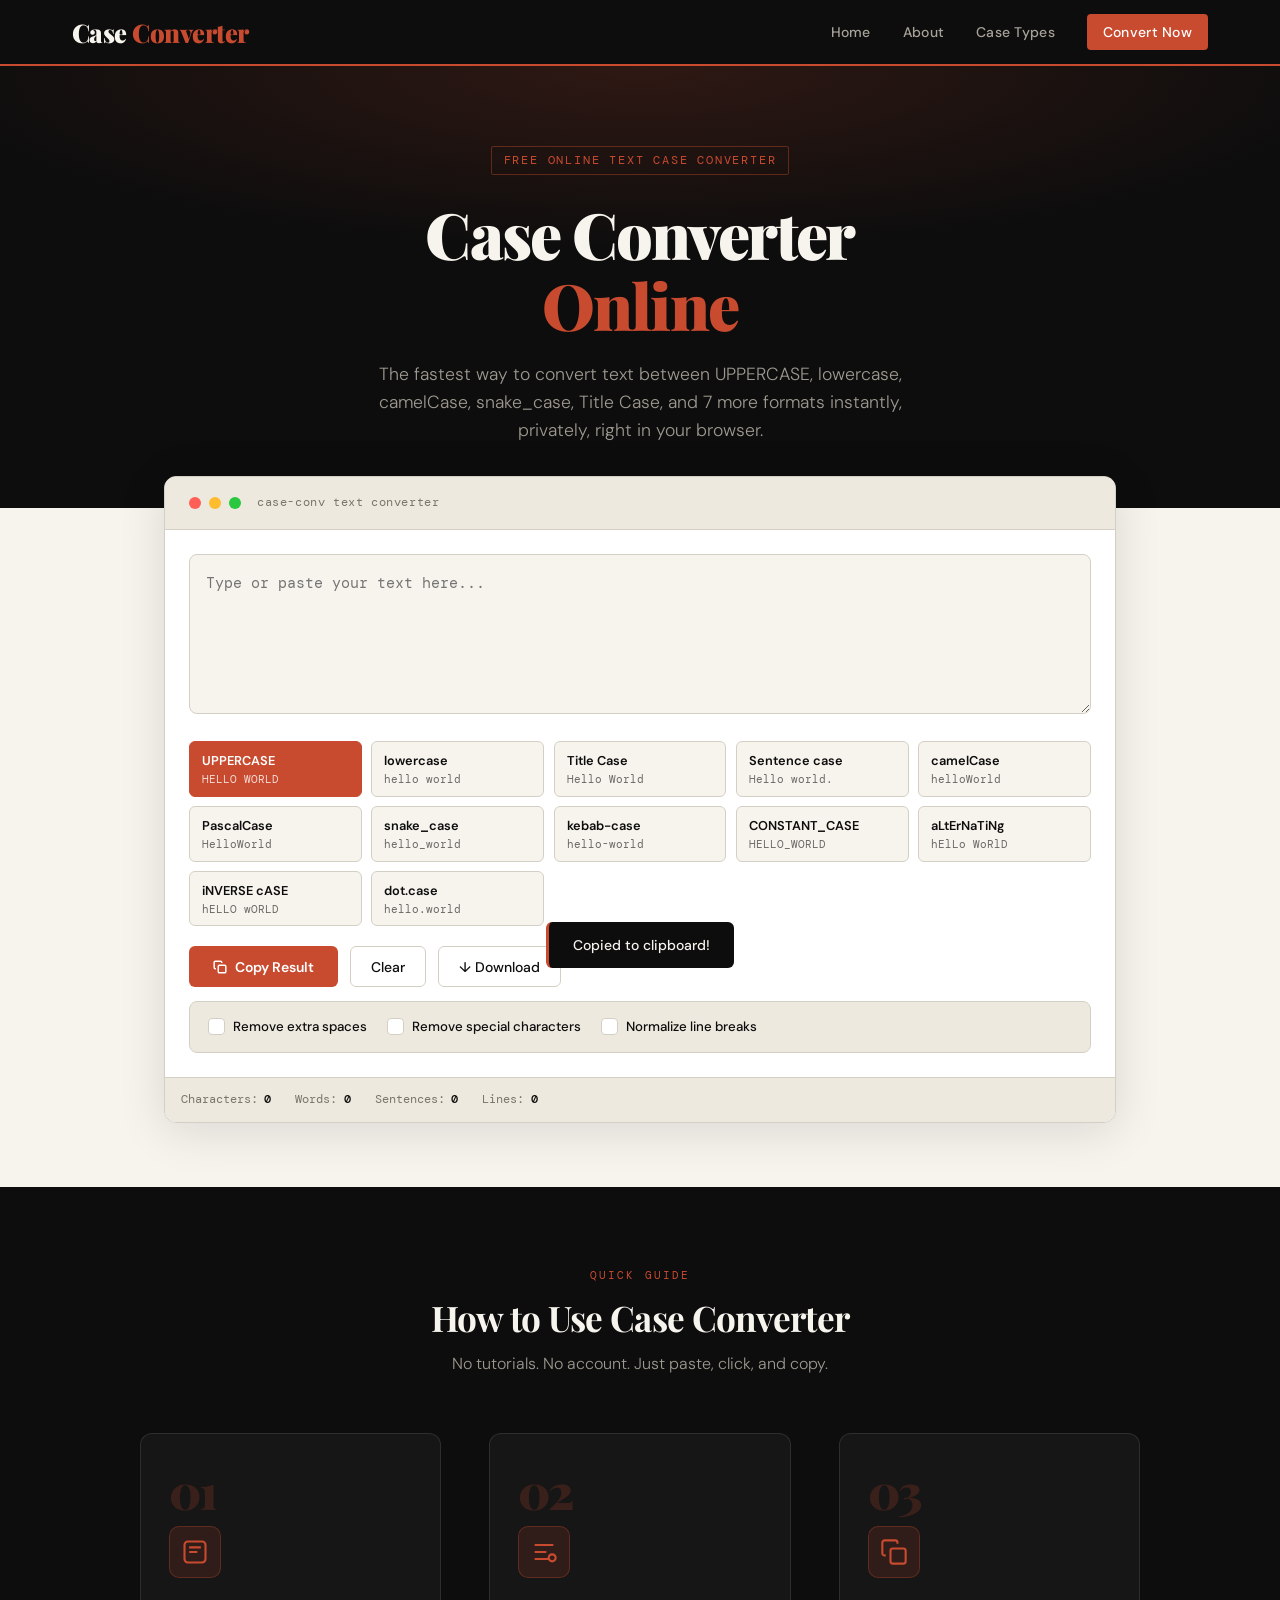
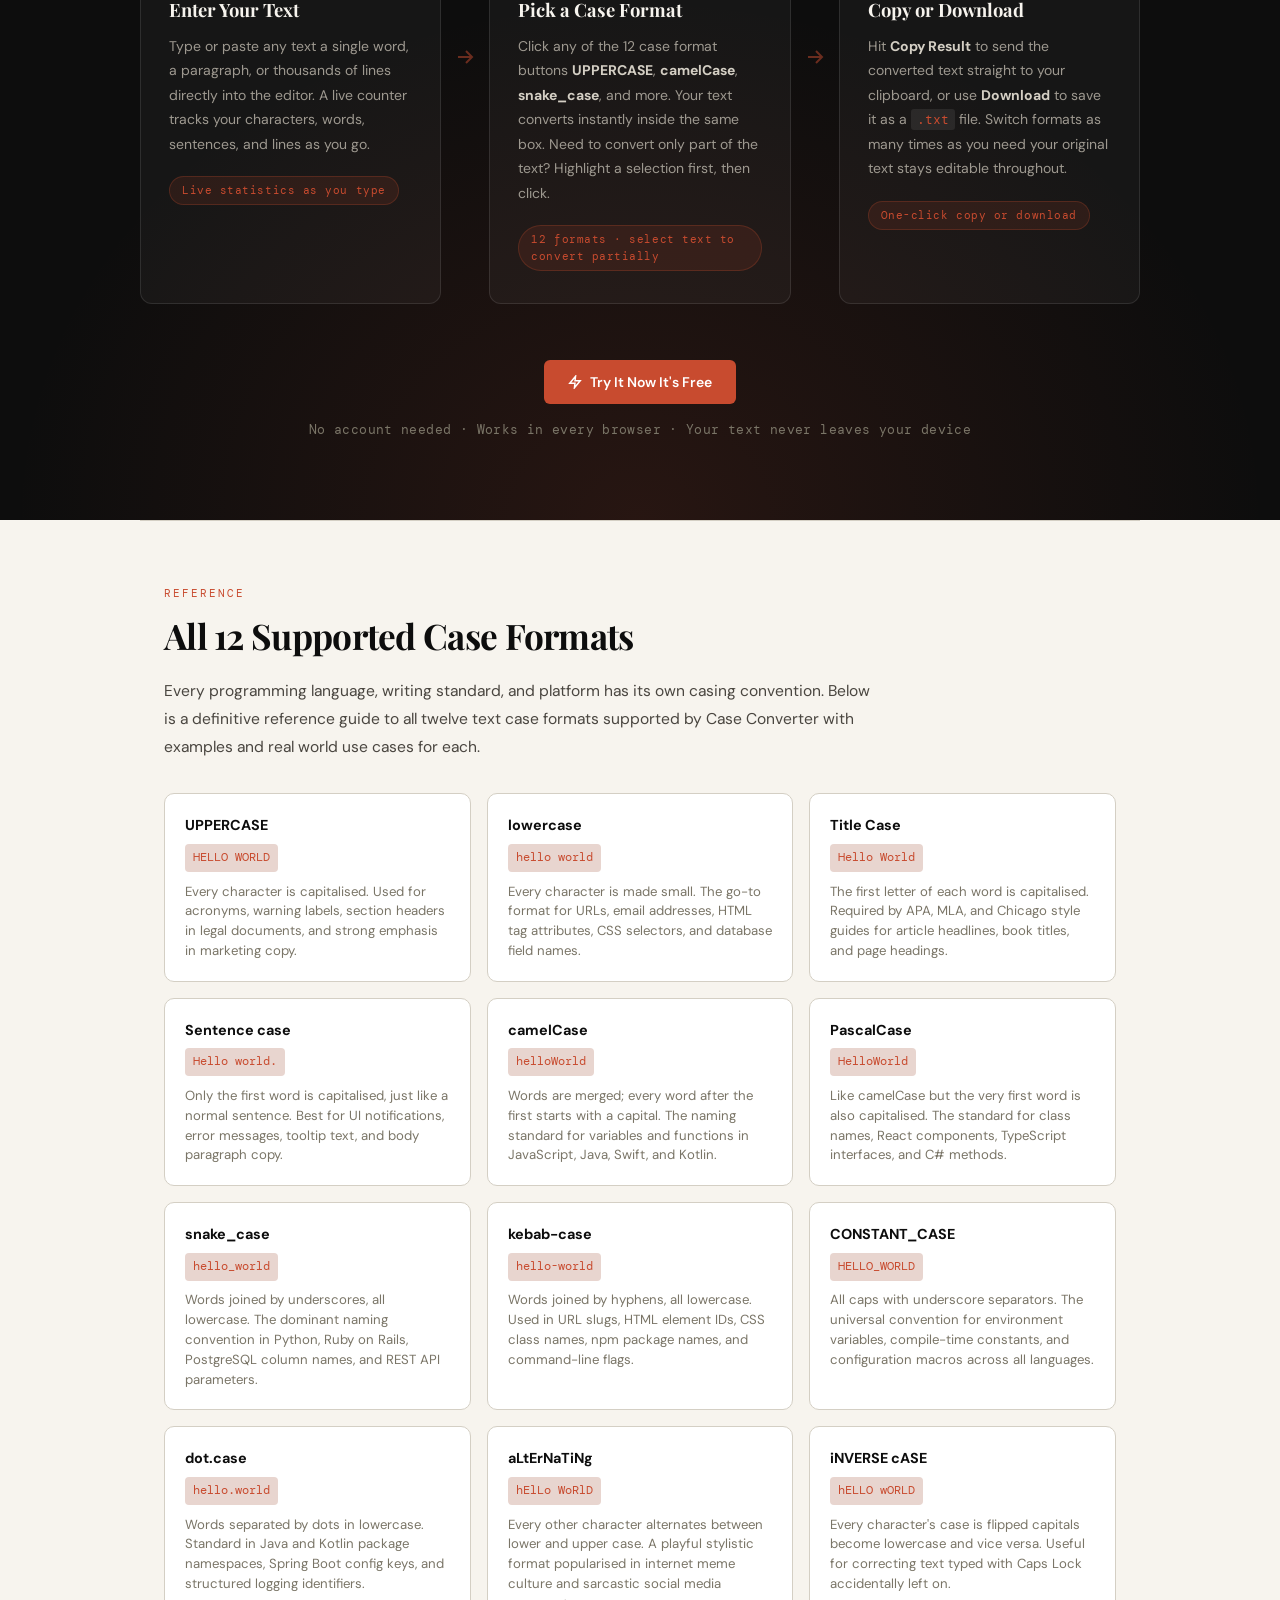
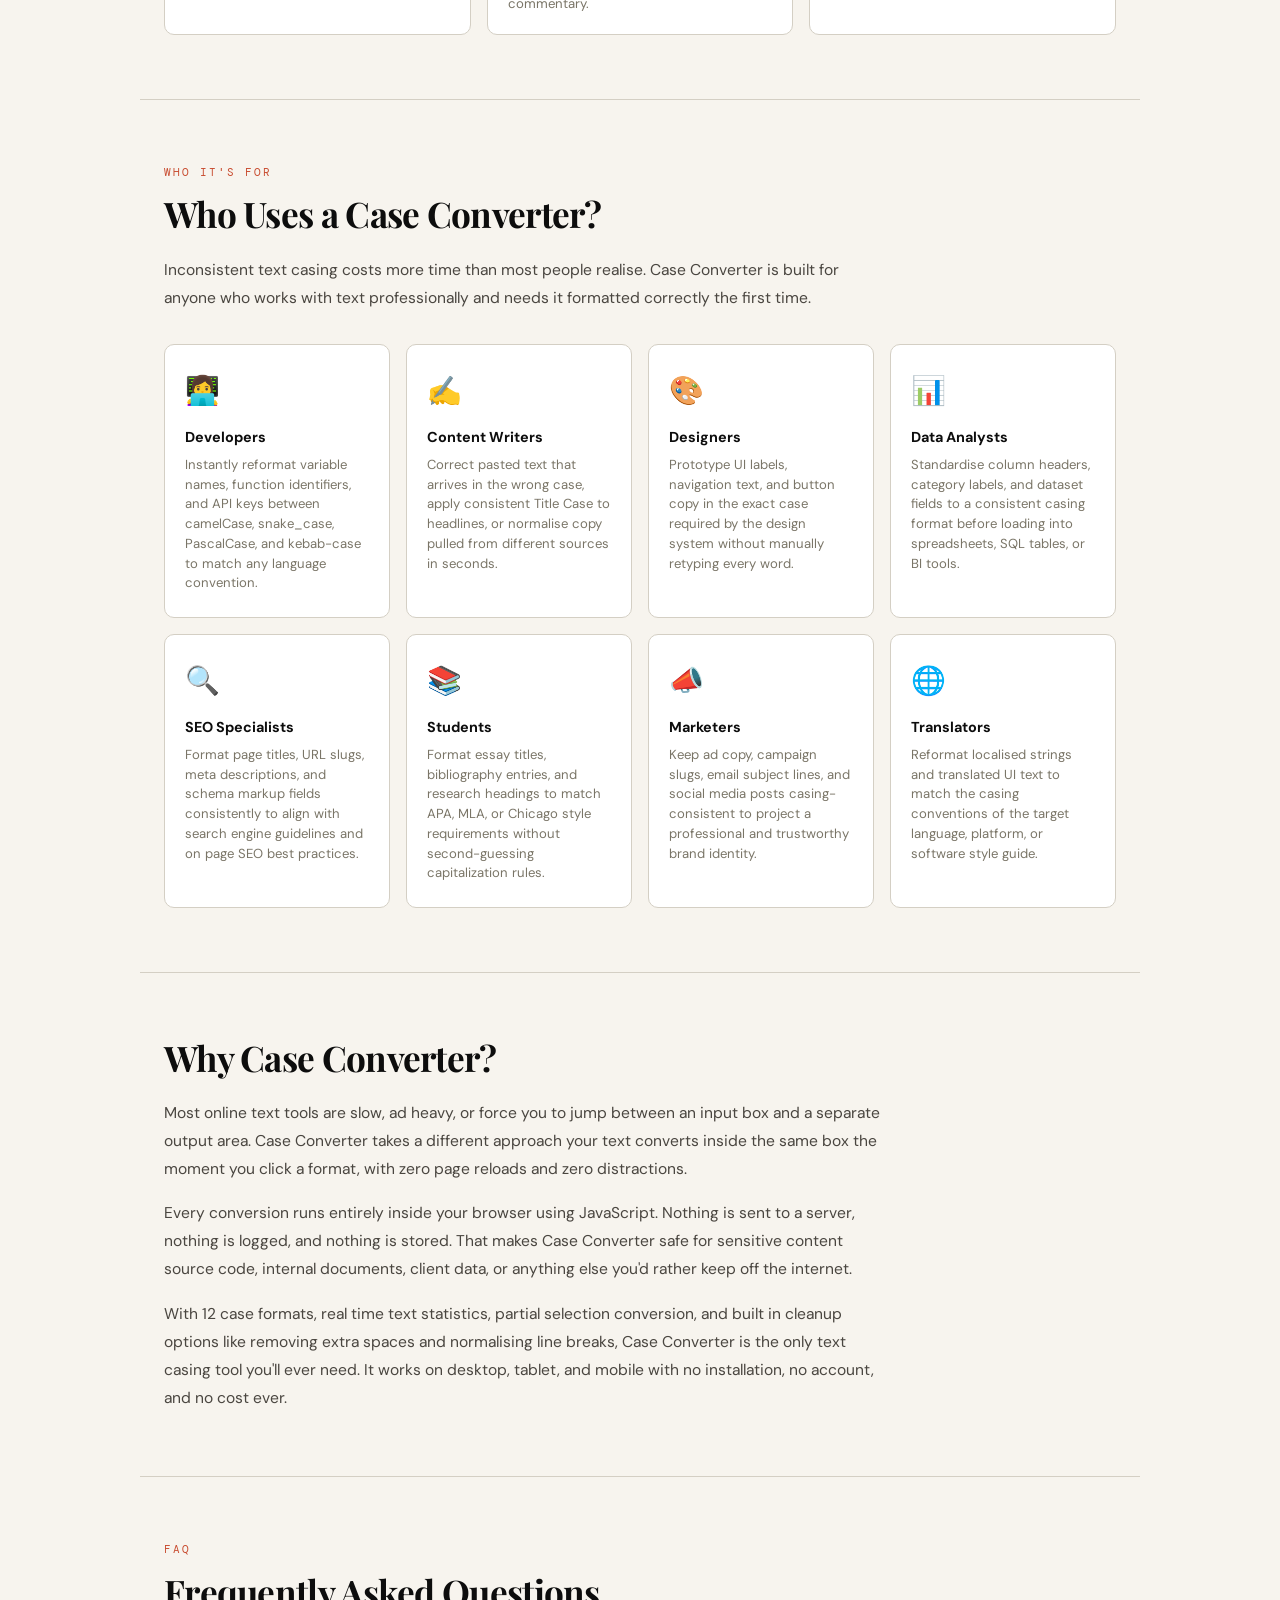
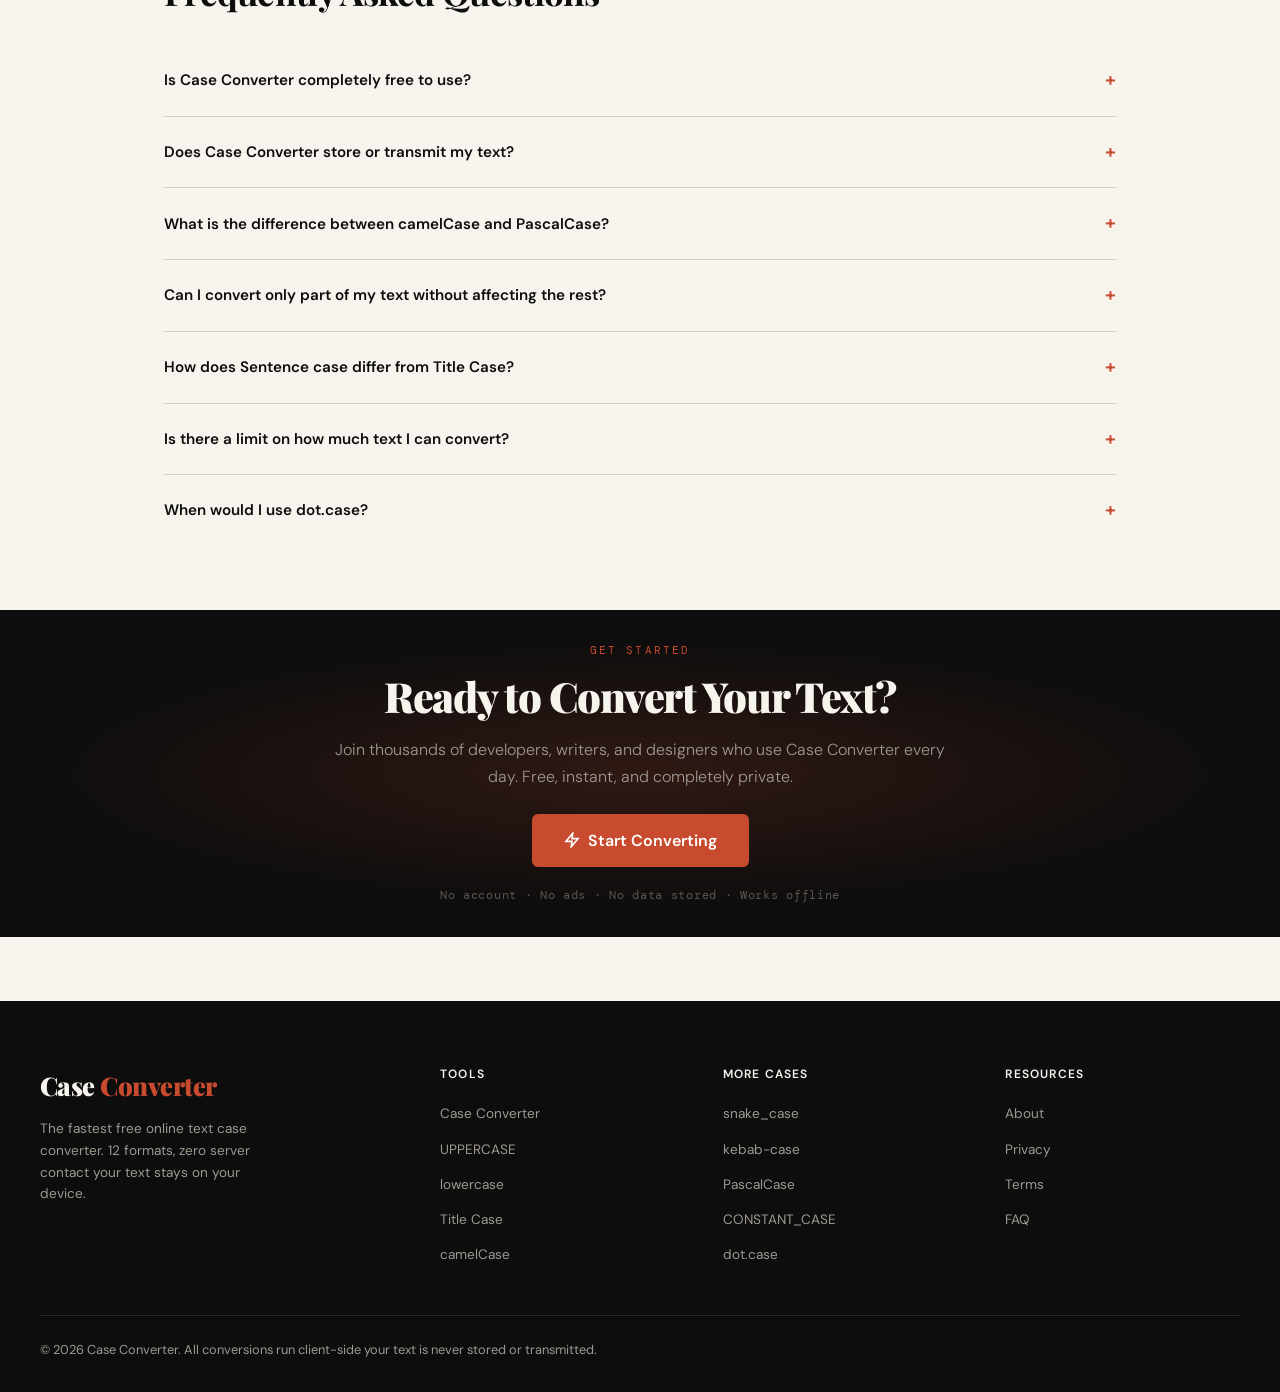
<file: index.html>
<!DOCTYPE html>
<html lang="en">
<head>
<meta charset="UTF-8">
<meta name="viewport" content="width=device-width, initial-scale=1.0">
<title>Case Converter | Change Text Case Online</title>
<meta name="description" content="Free online Case Converter to change text into uppercase, lowercase, title case, sentence case, camelCase, and more. No signup, instant results.">
<meta name="robots" content="index, follow">
<link rel="canonical" href="https://caseconv.co/">
<link rel="icon" type="image/svg+xml" href="/favicon.svg">
<link rel="icon" type="image/x-icon" href="/favicon.ico">
<link rel="preconnect" href="https://fonts.googleapis.com">
<link href="https://fonts.googleapis.com/css2?family=Playfair+Display:wght@700;900&family=DM+Mono:wght@400;500&family=DM+Sans:wght@300;400;500;600&display=swap" rel="stylesheet">
<link rel="stylesheet" href="styles.css">
</head>
<body>

<!-- ══ HEADER ══ -->
<header>
  <div class="header-inner">
    <a href="https://caseconv.co/" class="logo">Case <span>Converter</span></a>
    <nav>
      <a href="#tool">Home</a>
      <a href="about.html">About</a>
      <a href="#cases">Case Types</a>
      <a href="#tool" class="nav-cta">Convert Now</a>
    </nav>
    <button class="mobile-menu-toggle" id="mobileMenuToggle" onclick="toggleMobileMenu(event)" aria-label="Toggle menu">
      <span></span>
      <span></span>
      <span></span>
    </button>
  </div>
  <nav class="mobile-nav" id="mobileNav">
    <a href="#tool" onclick="closeMobileMenu()">Home</a>
    <a href="about.html" onclick="closeMobileMenu()">About</a>
    <a href="#cases" onclick="closeMobileMenu()">Case Types</a>
    <a href="#tool" class="nav-cta" onclick="closeMobileMenu()">Convert Now</a>
  </nav>
</header>

<!-- ══ HERO ══ -->
<section class="hero">
  <div class="fade-up">
    <span class="hero-label">Free Online Text Case Converter</span>
    <h1>Case Converter<br><em>Online</em></h1>
    <p>The fastest way to convert text between UPPERCASE, lowercase, camelCase, snake_case, Title Case, and 7 more formats instantly, privately, right in your browser.</p>
  </div>
</section>

<!-- ══ TOOL ══ -->
<section class="tool-section" id="tool">
  <div class="tool-card fade-up delay-1">
    <div class="tool-card-header">
      <span class="dot dot-r"></span>
      <span class="dot dot-y"></span>
      <span class="dot dot-g"></span>
      <span class="tool-card-title">case-conv text converter</span>
    </div>
    <div class="tool-body">
      <textarea id="inputText" placeholder="Type or paste your text here..." oninput="onTextInput();"></textarea>

      <div class="case-grid">
        <button class="case-btn active" onclick="selectCase(this,'uppercase')">UPPERCASE<span class="case-btn-example">HELLO WORLD</span></button>
        <button class="case-btn" onclick="selectCase(this,'lowercase')">lowercase<span class="case-btn-example">hello world</span></button>
        <button class="case-btn" onclick="selectCase(this,'titlecase')">Title Case<span class="case-btn-example">Hello World</span></button>
        <button class="case-btn" onclick="selectCase(this,'sentencecase')">Sentence case<span class="case-btn-example">Hello world.</span></button>
        <button class="case-btn" onclick="selectCase(this,'camelcase')">camelCase<span class="case-btn-example">helloWorld</span></button>
        <button class="case-btn" onclick="selectCase(this,'pascalcase')">PascalCase<span class="case-btn-example">HelloWorld</span></button>
        <button class="case-btn" onclick="selectCase(this,'snakecase')">snake_case<span class="case-btn-example">hello_world</span></button>
        <button class="case-btn" onclick="selectCase(this,'kebabcase')">kebab-case<span class="case-btn-example">hello-world</span></button>
        <button class="case-btn" onclick="selectCase(this,'constantcase')">CONSTANT_CASE<span class="case-btn-example">HELLO_WORLD</span></button>
        <button class="case-btn" onclick="selectCase(this,'alternating')">aLtErNaTiNg<span class="case-btn-example">hElLo WoRlD</span></button>
        <button class="case-btn" onclick="selectCase(this,'inverse')">iNVERSE cASE<span class="case-btn-example">hELLO wORLD</span></button>
        <button class="case-btn" onclick="selectCase(this,'dotcase')">dot.case<span class="case-btn-example">hello.world</span></button>
      </div>

      <div class="action-bar">
        <button class="btn-primary" onclick="copyOutput()">
          <svg width="14" height="14" viewBox="0 0 24 24" fill="none" stroke="currentColor" stroke-width="2.5"><rect x="9" y="9" width="13" height="13" rx="2"/><path d="M5 15H4a2 2 0 0 1-2-2V4a2 2 0 0 1 2-2h9a2 2 0 0 1 2 2v1"/></svg>
          Copy Result
        </button>
        <button class="btn-secondary" onclick="clearAll()">Clear</button>
        <button class="btn-secondary" onclick="downloadText()">↓ Download</button>
      </div>

      <!-- ── Preserve / Remove Options ── -->
      <div class="preserve-bar">

        <label class="preserve-option">
          <input type="checkbox" id="optSpaces" onchange="applyOptions()">
          <span class="preserve-check-box"></span>
          Remove extra spaces
        </label>
        <label class="preserve-option">
          <input type="checkbox" id="optSpecial" onchange="applyOptions()">
          <span class="preserve-check-box"></span>
          Remove special characters
        </label>
        <label class="preserve-option">
          <input type="checkbox" id="optLineBreaks" onchange="applyOptions()">
          <span class="preserve-check-box"></span>
          Normalize line breaks
        </label>
      </div>
    </div>

    <div class="stats-bar" id="statsBar">
      <span class="stat">Characters: <span class="stat-val" id="charCount">0</span></span>
      <span class="stat">Words: <span class="stat-val" id="wordCount">0</span></span>
      <span class="stat">Sentences: <span class="stat-val" id="sentCount">0</span></span>
      <span class="stat">Lines: <span class="stat-val" id="lineCount">0</span></span>
    </div>
  </div>
</section>


<!-- ══ HOW TO USE ══ -->
<section class="how-to-section">
  <div class="how-to-inner">
    <div class="how-to-header">
      <span class="section-tag">Quick Guide</span>
      <h2 class="section-title">How to Use Case Converter</h2>
      <p class="how-to-subtitle">No tutorials. No account. Just paste, click, and copy.</p>
    </div>
    <div class="steps-grid">
      <div class="step-card">
        <div class="step-number">01</div>
        <div class="step-icon">
          <svg width="28" height="28" viewBox="0 0 24 24" fill="none" stroke="currentColor" stroke-width="1.8"><rect x="3" y="3" width="18" height="18" rx="3"/><path d="M7 8h10M7 12h7"/></svg>
        </div>
        <h3 class="step-title">Enter Your Text</h3>
        <p class="step-desc">Type or paste any text a single word, a paragraph, or thousands of lines directly into the editor. A live counter tracks your characters, words, sentences, and lines as you go.</p>
        <div class="step-pill">Live statistics as you type</div>
      </div>
      <div class="step-connector" aria-hidden="true">
        <svg width="24" height="24" viewBox="0 0 24 24" fill="none" stroke="currentColor" stroke-width="2"><path d="M5 12h14M13 6l6 6-6 6"/></svg>
      </div>
      <div class="step-card">
        <div class="step-number">02</div>
        <div class="step-icon">
          <svg width="28" height="28" viewBox="0 0 24 24" fill="none" stroke="currentColor" stroke-width="1.8"><path d="M4 6h16M4 12h10M4 18h12"/><circle cx="19" cy="17" r="3"/></svg>
        </div>
        <h3 class="step-title">Pick a Case Format</h3>
        <p class="step-desc">Click any of the 12 case format buttons <strong>UPPERCASE</strong>, <strong>camelCase</strong>, <strong>snake_case</strong>, and more. Your text converts instantly inside the same box. Need to convert only part of the text? Highlight a selection first, then click.</p>
        <div class="step-pill">12 formats · select text to convert partially</div>
      </div>
      <div class="step-connector" aria-hidden="true">
        <svg width="24" height="24" viewBox="0 0 24 24" fill="none" stroke="currentColor" stroke-width="2"><path d="M5 12h14M13 6l6 6-6 6"/></svg>
      </div>
      <div class="step-card">
        <div class="step-number">03</div>
        <div class="step-icon">
          <svg width="28" height="28" viewBox="0 0 24 24" fill="none" stroke="currentColor" stroke-width="1.8"><rect x="9" y="9" width="13" height="13" rx="2"/><path d="M5 15H4a2 2 0 0 1-2-2V4a2 2 0 0 1 2-2h9a2 2 0 0 1 2 2v1"/></svg>
        </div>
        <h3 class="step-title">Copy or Download</h3>
        <p class="step-desc">Hit <strong>Copy Result</strong> to send the converted text straight to your clipboard, or use <strong>Download</strong> to save it as a <code>.txt</code> file. Switch formats as many times as you need your original text stays editable throughout.</p>
        <div class="step-pill">One-click copy or download</div>
      </div>
    </div>
    <div class="how-to-cta">
      <a href="#tool" class="btn-primary" style="display:inline-flex;text-decoration:none;">
        <svg width="14" height="14" viewBox="0 0 24 24" fill="none" stroke="currentColor" stroke-width="2.5"><path d="M13 2L3 14h9l-1 8 10-12h-9l1-8z"/></svg>
        Try It Now It's Free
      </a>
      <span class="how-to-note">No account needed · Works in every browser · Your text never leaves your device</span>
    </div>
  </div>
</section>

<hr class="divider">

<!-- ══ CASE TYPES ══ -->
<section class="content-section" id="cases">
  <span class="section-tag">Reference</span>
  <h2 class="section-title">All 12 Supported Case Formats</h2>
  <div class="content-prose">
    <p>Every programming language, writing standard, and platform has its own casing convention. Below is a definitive reference guide to all twelve text case formats supported by Case Converter with examples and real world use cases for each.</p>
  </div>
  <div class="cases-grid">
    <div class="case-card">
      <div class="case-card-name">UPPERCASE</div>
      <div class="case-card-example">HELLO WORLD</div>
      <div class="case-card-desc">Every character is capitalised. Used for acronyms, warning labels, section headers in legal documents, and strong emphasis in marketing copy.</div>
    </div>
    <div class="case-card">
      <div class="case-card-name">lowercase</div>
      <div class="case-card-example">hello world</div>
      <div class="case-card-desc">Every character is made small. The go-to format for URLs, email addresses, HTML tag attributes, CSS selectors, and database field names.</div>
    </div>
    <div class="case-card">
      <div class="case-card-name">Title Case</div>
      <div class="case-card-example">Hello World</div>
      <div class="case-card-desc">The first letter of each word is capitalised. Required by APA, MLA, and Chicago style guides for article headlines, book titles, and page headings.</div>
    </div>
    <div class="case-card">
      <div class="case-card-name">Sentence case</div>
      <div class="case-card-example">Hello world.</div>
      <div class="case-card-desc">Only the first word is capitalised, just like a normal sentence. Best for UI notifications, error messages, tooltip text, and body paragraph copy.</div>
    </div>
    <div class="case-card">
      <div class="case-card-name">camelCase</div>
      <div class="case-card-example">helloWorld</div>
      <div class="case-card-desc">Words are merged; every word after the first starts with a capital. The naming standard for variables and functions in JavaScript, Java, Swift, and Kotlin.</div>
    </div>
    <div class="case-card">
      <div class="case-card-name">PascalCase</div>
      <div class="case-card-example">HelloWorld</div>
      <div class="case-card-desc">Like camelCase but the very first word is also capitalised. The standard for class names, React components, TypeScript interfaces, and C# methods.</div>
    </div>
    <div class="case-card">
      <div class="case-card-name">snake_case</div>
      <div class="case-card-example">hello_world</div>
      <div class="case-card-desc">Words joined by underscores, all lowercase. The dominant naming convention in Python, Ruby on Rails, PostgreSQL column names, and REST API parameters.</div>
    </div>
    <div class="case-card">
      <div class="case-card-name">kebab-case</div>
      <div class="case-card-example">hello-world</div>
      <div class="case-card-desc">Words joined by hyphens, all lowercase. Used in URL slugs, HTML element IDs, CSS class names, npm package names, and command-line flags.</div>
    </div>
    <div class="case-card">
      <div class="case-card-name">CONSTANT_CASE</div>
      <div class="case-card-example">HELLO_WORLD</div>
      <div class="case-card-desc">All caps with underscore separators. The universal convention for environment variables, compile-time constants, and configuration macros across all languages.</div>
    </div>
    <div class="case-card">
      <div class="case-card-name">dot.case</div>
      <div class="case-card-example">hello.world</div>
      <div class="case-card-desc">Words separated by dots in lowercase. Standard in Java and Kotlin package namespaces, Spring Boot config keys, and structured logging identifiers.</div>
    </div>
    <div class="case-card">
      <div class="case-card-name">aLtErNaTiNg</div>
      <div class="case-card-example">hElLo WoRlD</div>
      <div class="case-card-desc">Every other character alternates between lower and upper case. A playful stylistic format popularised in internet meme culture and sarcastic social media commentary.</div>
    </div>
    <div class="case-card">
      <div class="case-card-name">iNVERSE cASE</div>
      <div class="case-card-example">hELLO wORLD</div>
      <div class="case-card-desc">Every character's case is flipped capitals become lowercase and vice versa. Useful for correcting text typed with Caps Lock accidentally left on.</div>
    </div>
  </div>
</section>

<hr class="divider">

<!-- ══ USE CASES ══ -->
<section class="content-section">
  <span class="section-tag">Who It's For</span>
  <h2 class="section-title">Who Uses a Case Converter?</h2>
  <div class="content-prose">
    <p>Inconsistent text casing costs more time than most people realise. Case Converter is built for anyone who works with text professionally and needs it formatted correctly the first time.</p>
  </div>
  <div class="use-cases-grid">
    <div class="use-case-card">
      <span class="use-case-icon">👩‍💻</span>
      <div class="use-case-title">Developers</div>
      <div class="use-case-desc">Instantly reformat variable names, function identifiers, and API keys between camelCase, snake_case, PascalCase, and kebab-case to match any language convention.</div>
    </div>
    <div class="use-case-card">
      <span class="use-case-icon">✍️</span>
      <div class="use-case-title">Content Writers</div>
      <div class="use-case-desc">Correct pasted text that arrives in the wrong case, apply consistent Title Case to headlines, or normalise copy pulled from different sources in seconds.</div>
    </div>
    <div class="use-case-card">
      <span class="use-case-icon">🎨</span>
      <div class="use-case-title">Designers</div>
      <div class="use-case-desc">Prototype UI labels, navigation text, and button copy in the exact case required by the design system without manually retyping every word.</div>
    </div>
    <div class="use-case-card">
      <span class="use-case-icon">📊</span>
      <div class="use-case-title">Data Analysts</div>
      <div class="use-case-desc">Standardise column headers, category labels, and dataset fields to a consistent casing format before loading into spreadsheets, SQL tables, or BI tools.</div>
    </div>
    <div class="use-case-card">
      <span class="use-case-icon">🔍</span>
      <div class="use-case-title">SEO Specialists</div>
      <div class="use-case-desc">Format page titles, URL slugs, meta descriptions, and schema markup fields consistently to align with search engine guidelines and on page SEO best practices.</div>
    </div>
    <div class="use-case-card">
      <span class="use-case-icon">📚</span>
      <div class="use-case-title">Students</div>
      <div class="use-case-desc">Format essay titles, bibliography entries, and research headings to match APA, MLA, or Chicago style requirements without second-guessing capitalization rules.</div>
    </div>
    <div class="use-case-card">
      <span class="use-case-icon">📣</span>
      <div class="use-case-title">Marketers</div>
      <div class="use-case-desc">Keep ad copy, campaign slugs, email subject lines, and social media posts casing-consistent to project a professional and trustworthy brand identity.</div>
    </div>
    <div class="use-case-card">
      <span class="use-case-icon">🌐</span>
      <div class="use-case-title">Translators</div>
      <div class="use-case-desc">Reformat localised strings and translated UI text to match the casing conventions of the target language, platform, or software style guide.</div>
    </div>
  </div>
</section>

<hr class="divider">

<!-- ══ WHY CHOOSE ══ -->
<section class="content-section" id="about">
  <h2 class="section-title">Why Case Converter?</h2>
  <div class="content-prose">
    <p>Most online text tools are slow, ad heavy, or force you to jump between an input box and a separate output area. Case Converter takes a different approach your text converts inside the same box the moment you click a format, with zero page reloads and zero distractions.</p>
    <p>Every conversion runs entirely inside your browser using JavaScript. Nothing is sent to a server, nothing is logged, and nothing is stored. That makes Case Converter safe for sensitive content source code, internal documents, client data, or anything else you'd rather keep off the internet.</p>
    <p>With 12 case formats, real time text statistics, partial selection conversion, and built in cleanup options like removing extra spaces and normalising line breaks, Case Converter is the only text casing tool you'll ever need. It works on desktop, tablet, and mobile with no installation, no account, and no cost ever.</p>
  </div>
</section>

<hr class="divider">

<!-- ══ FAQ ══ -->
<section class="content-section" id="faq">
  <span class="section-tag">FAQ</span>
  <h2 class="section-title">Frequently Asked Questions</h2>
  <div class="faq-list">
    <div class="faq-item">
      <div class="faq-q" onclick="toggleFaq(this)">Is Case Converter completely free to use?</div>
      <div class="faq-a">Yes 100% free, forever. There are no premium plans, no usage limits, no sign up walls, and no hidden fees. All 12 case conversion formats are available to every visitor from the moment they land on the page.</div>
    </div>
    <div class="faq-item">
      <div class="faq-q" onclick="toggleFaq(this)">Does Case Converter store or transmit my text?</div>
      <div class="faq-a">No. Every conversion happens locally in your browser using JavaScript your text never leaves your device and is never sent to any server. There are no cookies tracking what you type and no analytics logging your input. It is completely safe to use with confidential or proprietary text.</div>
    </div>
    <div class="faq-item">
      <div class="faq-q" onclick="toggleFaq(this)">What is the difference between camelCase and PascalCase?</div>
      <div class="faq-a">Both formats join words without spaces, but they differ in how the first word is treated. In camelCase, the first word is entirely lowercase for example, <em>helloWorld</em>. In PascalCase, the first word also starts with a capital, for example, <em>HelloWorld</em>. Developers typically use camelCase for variables and function names, and PascalCase for class names, components, and constructors.</div>
    </div>
    <div class="faq-item">
      <div class="faq-q" onclick="toggleFaq(this)">Can I convert only part of my text without affecting the rest?</div>
      <div class="faq-a">Yes. Simply highlight the specific words or characters you want to convert inside the text box, then click any case format button. Only the selected portion will be transformed everything else stays exactly as it was. This makes it easy to reformat a single variable name or headline within a larger block of text.</div>
    </div>
    <div class="faq-item">
      <div class="faq-q" onclick="toggleFaq(this)">How does Sentence case differ from Title Case?</div>
      <div class="faq-a">Sentence case capitalises only the very first character of the text, treating everything else as lowercase exactly like a normal written sentence. Title Case capitalises the first letter of every individual word. Use Sentence case for UI copy, tooltips, and body text; use Title Case for article headlines, product names, and formal document headings.</div>
    </div>
    <div class="faq-item">
      <div class="faq-q" onclick="toggleFaq(this)">Is there a limit on how much text I can convert?</div>
      <div class="faq-a">There is no imposed limit. Because all processing happens directly in your browser, there is no server side restriction on text length. Pasting an entire document with thousands of words will convert in milliseconds on any modern device.</div>
    </div>
    <div class="faq-item">
      <div class="faq-q" onclick="toggleFaq(this)">When would I use dot.case?</div>
      <div class="faq-a">dot.case is the preferred convention wherever dots are valid word separators. Common examples include Java and Kotlin package names such as <em>com.example.app</em>, Spring Boot application property keys like <em>server.port</em>, and namespace identifiers in structured logging frameworks. It is rarely used in everyday writing but is a standard in several back-end ecosystems.</div>
    </div>
  </div>
</section>

<!-- ══ CTA ══ -->
<section class="cta-section">
  <div class="cta-inner">
    <span class="section-tag" style="color:var(--accent);">Get Started</span>
    <h2 class="cta-title">Ready to Convert Your Text?</h2>
    <p class="cta-desc">Join thousands of developers, writers, and designers who use Case Converter every day. Free, instant, and completely private.</p>
    <div class="cta-actions">
      <a href="#tool" class="btn-primary" style="display:inline-flex;text-decoration:none;font-size:1rem;padding:0.85rem 2rem;">
        <svg width="16" height="16" viewBox="0 0 24 24" fill="none" stroke="currentColor" stroke-width="2.5"><path d="M13 2L3 14h9l-1 8 10-12h-9l1-8z"/></svg>
        Start Converting
      </a>
    </div>
    <p class="cta-note">No account · No ads · No data stored · Works offline</p>
  </div>
</section>

<!-- ══ FOOTER ══ -->
<footer>
  <div class="footer-inner">
    <div class="footer-grid">
      <div class="footer-brand">
        <a href="https://caseconv.co/" class="logo">Case <span>Converter</span></a>
        <p>The fastest free online text case converter. 12 formats, zero server contact your text stays on your device.</p>
      </div>
      <div>
        <div class="footer-col-title">Tools</div>
        <ul class="footer-links">
          <li><a href="#tool">Case Converter</a></li>
          <li><a href="#cases">UPPERCASE</a></li>
          <li><a href="#cases">lowercase</a></li>
          <li><a href="#cases">Title Case</a></li>
          <li><a href="#cases">camelCase</a></li>
        </ul>
      </div>
      <div>
        <div class="footer-col-title">More Cases</div>
        <ul class="footer-links">
          <li><a href="#cases">snake_case</a></li>
          <li><a href="#cases">kebab-case</a></li>
          <li><a href="#cases">PascalCase</a></li>
          <li><a href="#cases">CONSTANT_CASE</a></li>
          <li><a href="#cases">dot.case</a></li>
        </ul>
      </div>
      <div>
        <div class="footer-col-title">Resources</div>
        <ul class="footer-links">
          <li><a href="about.html">About</a></li>
          <li><a href="privacy.html">Privacy</a></li>
          <li><a href="terms.html">Terms</a></li>
          <li><a href="#faq">FAQ</a></li>
        </ul>
      </div>
    </div>
    <div class="footer-bottom">
      <span>© 2026 Case Converter. All conversions run client-side your text is never stored or transmitted.</span>
    </div>
  </div>
</footer>

<div class="toast" id="toast">Copied to clipboard!</div>

<script>
  let activeCase = 'uppercase';

  const converters = {
    uppercase:    t => t.toUpperCase(),
    lowercase:    t => t.toLowerCase(),
    titlecase:    t => t.replace(/\S+/g, w => w[0].toUpperCase() + w.slice(1).toLowerCase()),
    sentencecase: t => t.toLowerCase().replace(/(^\s*\w|[.!?]\s+\w)/gm, c => c.toUpperCase()),
    camelcase:    t => t.trim().split(/[\s_\-\.]+/).filter(Boolean).map((w,i) => i===0 ? w.toLowerCase() : w[0].toUpperCase()+w.slice(1).toLowerCase()).join(''),
    pascalcase:   t => t.trim().split(/[\s_\-\.]+/).filter(Boolean).map(w => w[0].toUpperCase()+w.slice(1).toLowerCase()).join(''),
    snakecase:    t => t.trim().split(/[\s\-\.]+/).filter(Boolean).map(w => w.toLowerCase()).join('_'),
    kebabcase:    t => t.trim().split(/[\s_\.]+/).filter(Boolean).map(w => w.toLowerCase()).join('-'),
    constantcase: t => t.trim().split(/[\s\-\.]+/).filter(Boolean).map(w => w.toUpperCase()).join('_'),
    alternating:  t => t.split('').map((c,i) => i%2===0 ? c.toLowerCase() : c.toUpperCase()).join(''),
    inverse:      t => t.split('').map(c => c===c.toUpperCase() ? c.toLowerCase() : c.toUpperCase()).join(''),
    dotcase:      t => t.trim().split(/[\s_\-]+/).filter(Boolean).map(w => w.toLowerCase()).join('.'),
  };

  // Called on every keystroke re-applies active options then updates stats
  function onTextInput() {
    applyActiveOptions();
    updateStats();
  }

  // Re-applies whichever options are currently checked, non-destructively on raw input
  function applyActiveOptions() {
    const el = document.getElementById('inputText');
    const spaces = document.getElementById('optSpaces').checked;
    const special = document.getElementById('optSpecial').checked;
    const linebreaks = document.getElementById('optLineBreaks').checked;
    if (!spaces && !special && !linebreaks) return;
    let text = el.value;
    if (spaces)     text = text.replace(/[^\S\n]+/g, ' ').replace(/^ +| +$/gm, '');
    if (special)    text = text.replace(/[^a-zA-Z0-9\s\n]/g, '');
    if (linebreaks) text = text.replace(/\r\n/g, '\n').replace(/\r/g, '\n').replace(/\n{3,}/g, '\n\n');
    // Only update if something changed (avoids cursor jumping)
    if (el.value !== text) {
      const pos = el.selectionStart;
      el.value = text;
      el.setSelectionRange(pos, pos);
    }
  }

  // Called when a checkbox is toggled immediately applies to current text
  function applyOptions() {
    applyActiveOptions();
    updateStats();
  }

  function updateStats() {
    const t = document.getElementById('inputText').value;
    document.getElementById('charCount').textContent = t.length;
    document.getElementById('wordCount').textContent = t.trim() ? t.trim().split(/\s+/).length : 0;
    // Sentence count: count punctuation endings; if text exists but no punctuation, count as 1
    const sentences = t.trim() ? ((t.match(/[.!?]+/g) || []).length || 1) : 0;
    document.getElementById('sentCount').textContent = sentences;
    document.getElementById('lineCount').textContent = t ? t.split('\n').length : 0;
  }

  function selectCase(btn, caseType) {
    document.querySelectorAll('.case-btn').forEach(b => b.classList.remove('active'));
    btn.classList.add('active');
    activeCase = caseType;

    const el = document.getElementById('inputText');
    const start = el.selectionStart;
    const end = el.selectionEnd;
    const hasSelection = start !== end;
    const textToConvert = hasSelection ? el.value.substring(start, end) : el.value;
    if (!textToConvert) return;

    const converted = converters[activeCase](textToConvert);

    if (hasSelection) {
      el.value = el.value.substring(0, start) + converted + el.value.substring(end);
      el.setSelectionRange(start, start + converted.length);
      showToast(`Selection → ${btn.textContent.trim().split('\n')[0]}`);
    } else {
      el.value = converted;
      showToast(`Converted to ${btn.textContent.trim().split('\n')[0]}`);
    }

    el.focus();
    updateStats();
  }

  function copyOutput() {
    const text = document.getElementById('inputText').value;
    if (!text) return;
    navigator.clipboard.writeText(text).then(() => showToast('Copied to clipboard!'));
  }

  function clearAll() {
    document.getElementById('inputText').value = '';
    // Uncheck all options on clear
    document.getElementById('optSpaces').checked = false;
    document.getElementById('optSpecial').checked = false;
    document.getElementById('optLineBreaks').checked = false;
    updateStats();
  }

  function downloadText() {
    const text = document.getElementById('inputText').value;
    if (!text) return;
    const a = document.createElement('a');
    a.href = 'data:text/plain;charset=utf-8,' + encodeURIComponent(text);
    a.download = 'case-converter-output.txt';
    a.click();
  }

  function showToast(msg) {
    const toast = document.getElementById('toast');
    toast.textContent = msg;
    toast.classList.add('show');
    setTimeout(() => toast.classList.remove('show'), 2500);
  }

  function toggleFaq(el) {
    el.parentElement.classList.toggle('open');
  }

  // Mobile menu toggle functions
  function toggleMobileMenu(event) {
    if (event) {
      event.stopPropagation();
    }
    const toggle = document.getElementById('mobileMenuToggle');
    const nav = document.getElementById('mobileNav');
    if (toggle && nav) {
      toggle.classList.toggle('active');
      nav.classList.toggle('active');
    }
  }

  function closeMobileMenu() {
    const toggle = document.getElementById('mobileMenuToggle');
    const nav = document.getElementById('mobileNav');
    if (toggle && nav) {
      toggle.classList.remove('active');
      nav.classList.remove('active');
    }
  }

  // Close mobile menu when clicking outside
  document.addEventListener('click', function(event) {
    const toggle = document.getElementById('mobileMenuToggle');
    const nav = document.getElementById('mobileNav');
    
    if (!toggle || !nav) return;
    
    // Don't close if clicking on the toggle button or inside the mobile nav
    if (toggle.contains(event.target) || nav.contains(event.target)) {
      return;
    }
    
    // Close menu if it's open and click is outside
    if (nav.classList.contains('active')) {
      closeMobileMenu();
    }
  });
</script>
</body>
</html>
</file>
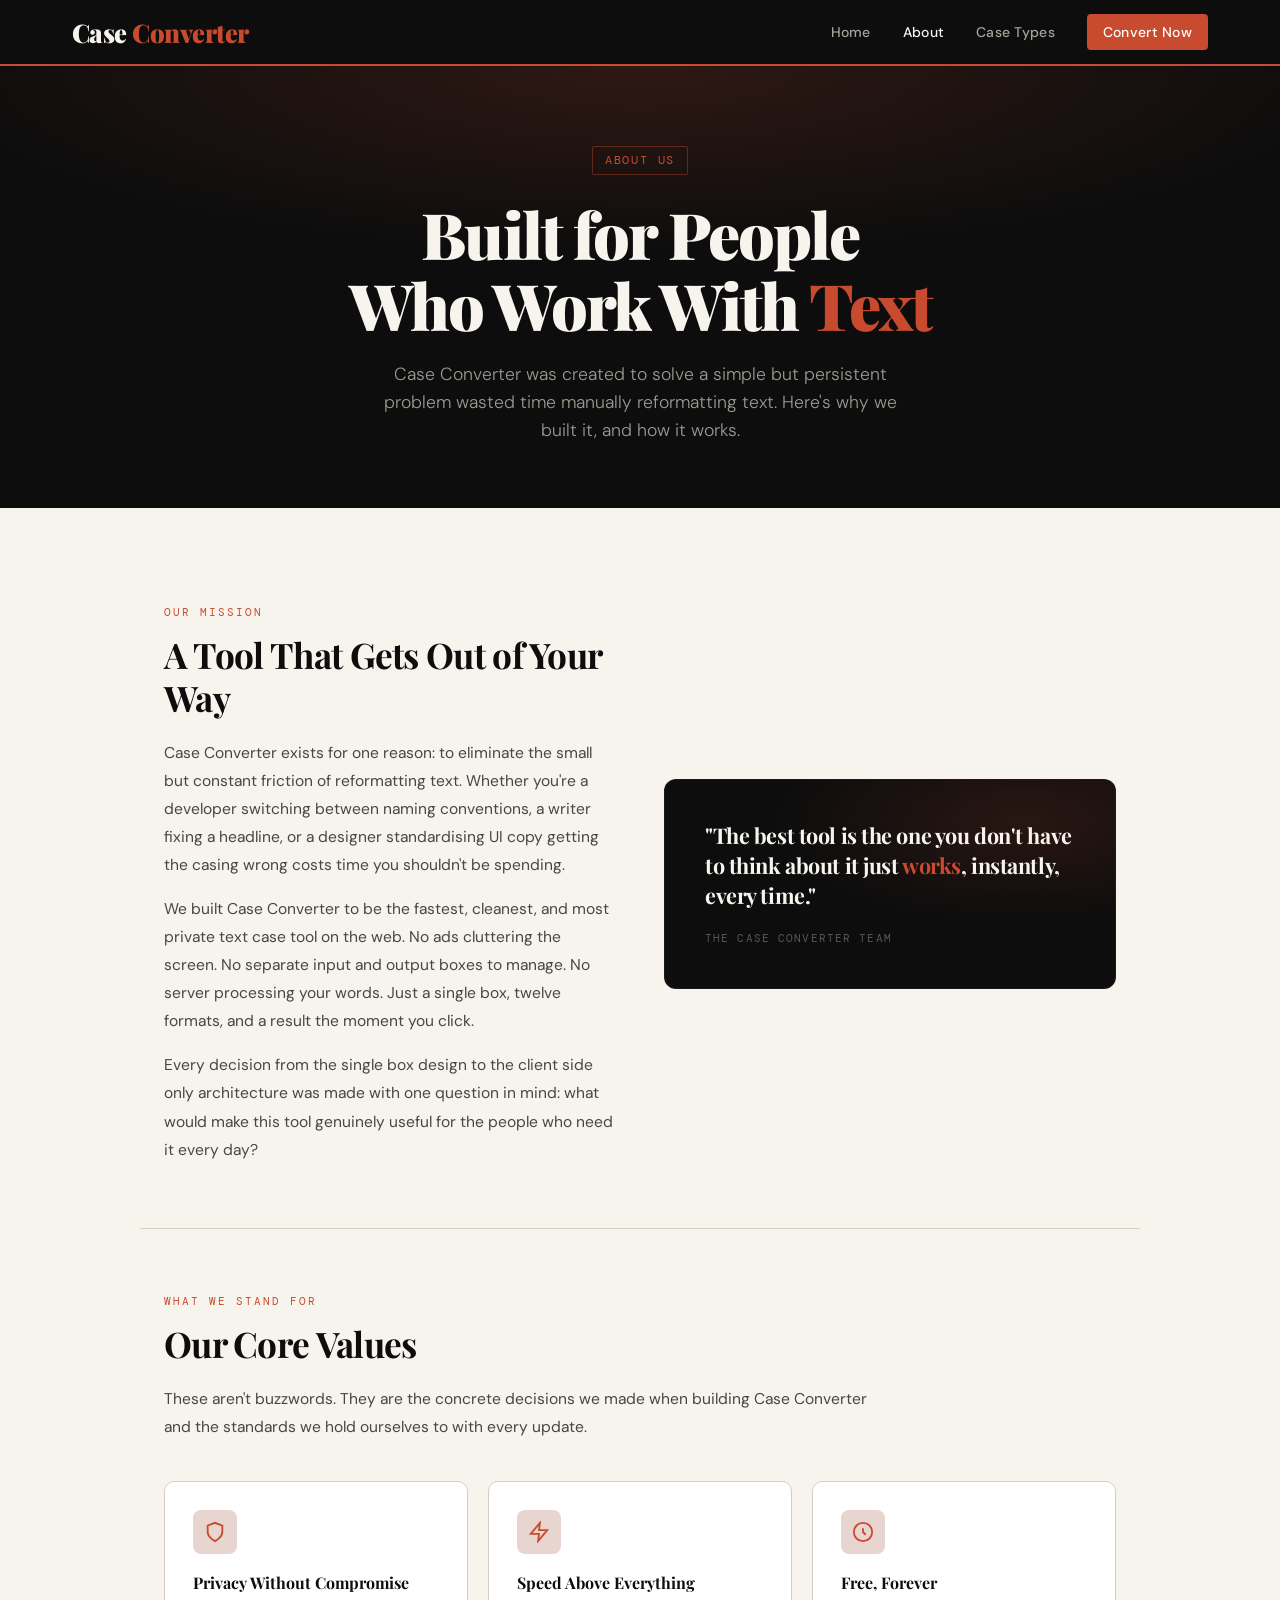
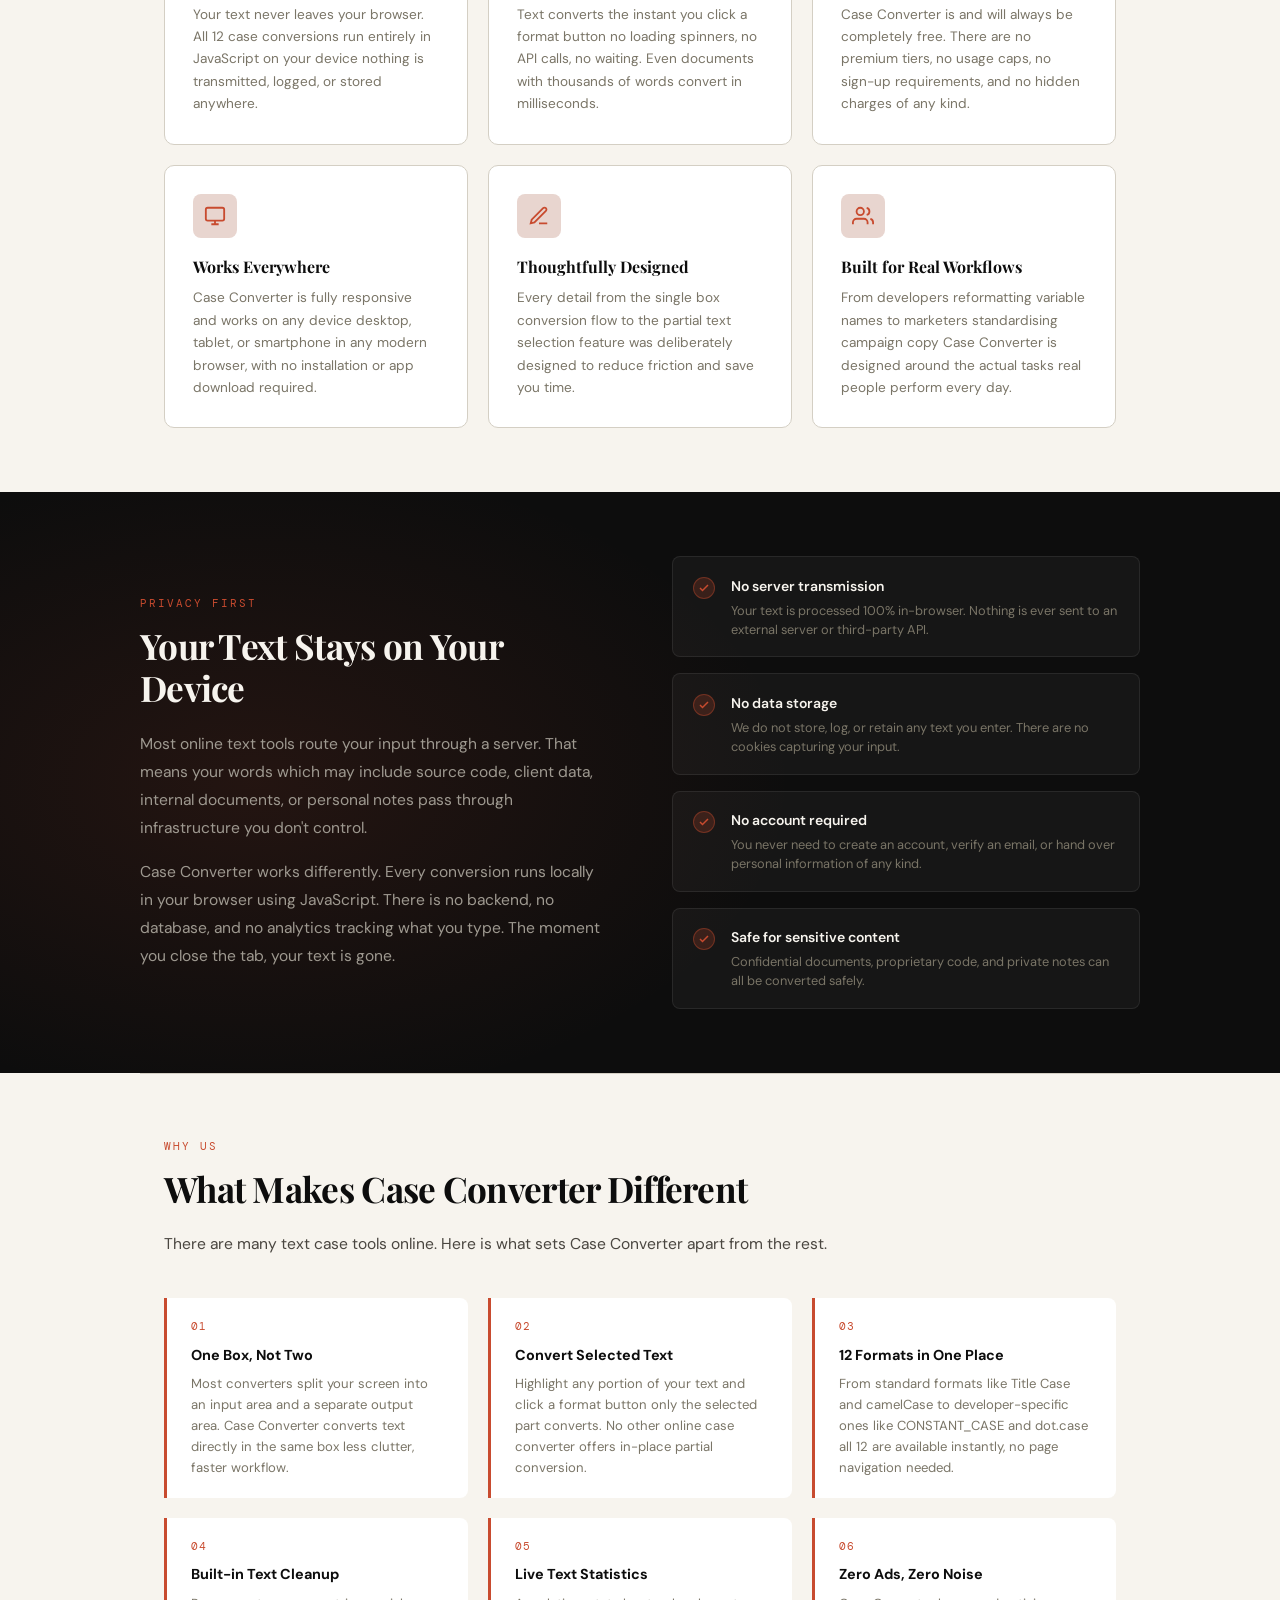
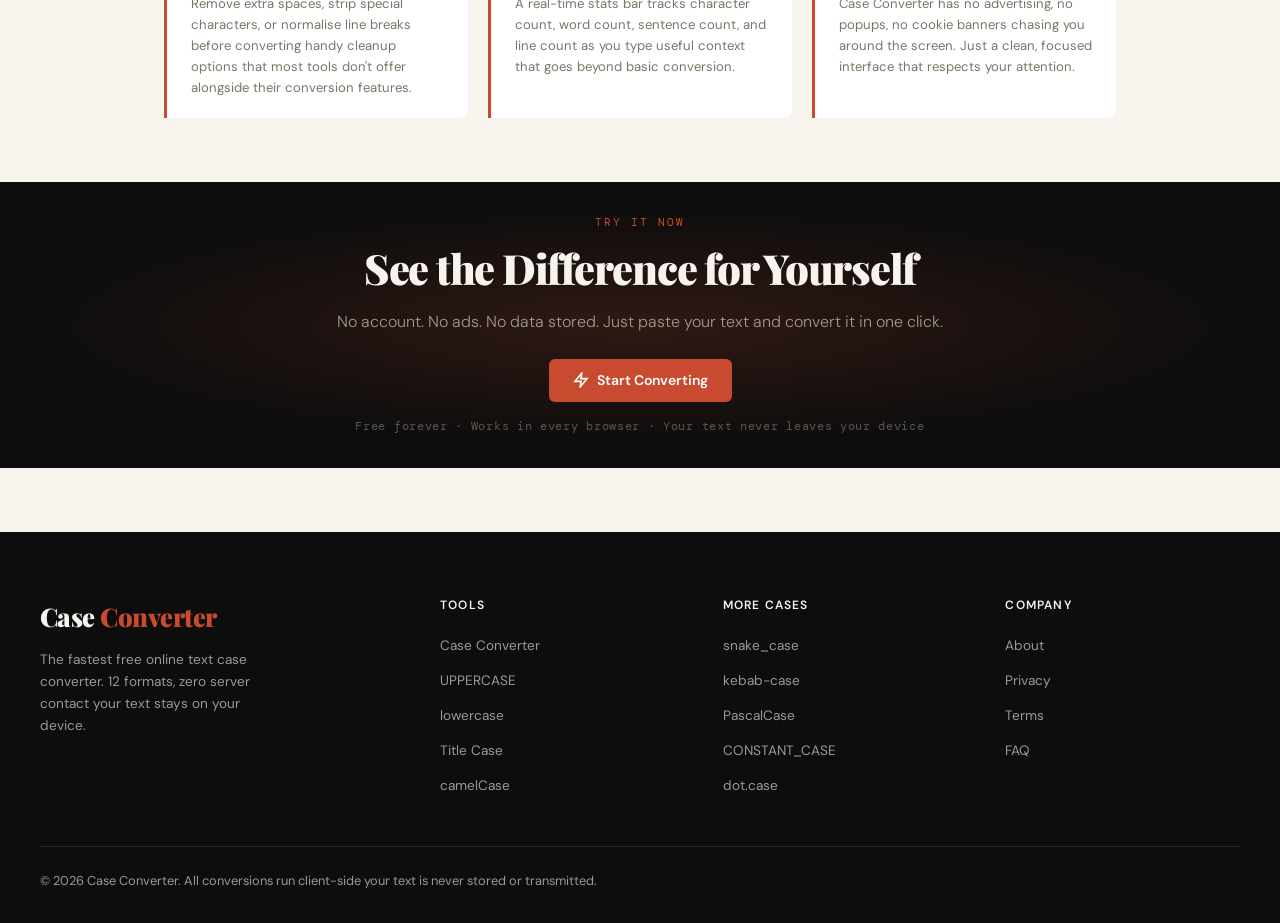
<file: about.html>
<!DOCTYPE html>
<html lang="en">
<head>
<meta charset="UTF-8">
<meta name="viewport" content="width=device-width, initial-scale=1.0">
<meta name="description" content="Learn about Case Converter, a free online tool designed to quickly convert text into multiple case formats with accuracy, privacy, and ease of use.">
<meta name="robots" content="index, follow">
<title>About Case Converter | Free Online Text Case Tool</title>
<link rel="canonical" href="https://caseconv.co/about.html">
<link rel="icon" type="image/svg+xml" href="/favicon.svg">
<link rel="icon" type="image/x-icon" href="/favicon.ico">
<link rel="preconnect" href="https://fonts.googleapis.com">
<link href="https://fonts.googleapis.com/css2?family=Playfair+Display:wght@700;900&family=DM+Mono:wght@400;500&family=DM+Sans:wght@300;400;500;600&display=swap" rel="stylesheet">
<link rel="stylesheet" href="styles.css">
</head>
<body>

<!-- ══ HEADER ══ -->
<header>
  <div class="header-inner">
    <a href="https://caseconv.co/" class="logo">Case <span>Converter</span></a>
    <nav>
      <a href="index.html">Home</a>
      <a href="about.html" class="active">About</a>
      <a href="index.html#cases">Case Types</a>
      <a href="index.html#tool" class="nav-cta">Convert Now</a>
    </nav>
    <button class="mobile-menu-toggle" id="mobileMenuToggle" onclick="toggleMobileMenu(event)" aria-label="Toggle menu">
      <span></span>
      <span></span>
      <span></span>
    </button>
  </div>
  <nav class="mobile-nav" id="mobileNav">
    <a href="index.html" onclick="closeMobileMenu()">Home</a>
    <a href="about.html" class="active" onclick="closeMobileMenu()">About</a>
    <a href="index.html#cases" onclick="closeMobileMenu()">Case Types</a>
    <a href="index.html#tool" class="nav-cta" onclick="closeMobileMenu()">Convert Now</a>
  </nav>
</header>

<!-- ══ HERO ══ -->
<section class="hero">
  <div class="fade-up">
    <span class="hero-label">About Us</span>
    <h1>Built for People<br>Who Work With <em>Text</em></h1>
    <p>Case Converter was created to solve a simple but persistent problem wasted time manually reformatting text. Here's why we built it, and how it works.</p>
  </div>
</section>

<!-- ══ MISSION ══ -->
<section class="content-section">
  <div class="mission-grid fade-up delay-1">
    <div class="mission-text">
      <span class="section-tag">Our Mission</span>
      <h2 class="section-title">A Tool That Gets Out of Your Way</h2>
      <div class="content-prose">
        <p>Case Converter exists for one reason: to eliminate the small but constant friction of reformatting text. Whether you're a developer switching between naming conventions, a writer fixing a headline, or a designer standardising UI copy getting the casing wrong costs time you shouldn't be spending.</p>
        <p>We built Case Converter to be the fastest, cleanest, and most private text case tool on the web. No ads cluttering the screen. No separate input and output boxes to manage. No server processing your words. Just a single box, twelve formats, and a result the moment you click.</p>
        <p>Every decision from the single box design to the client side only architecture was made with one question in mind: what would make this tool genuinely useful for the people who need it every day?</p>
      </div>
    </div>
    <div class="mission-visual fade-up delay-2">
      <p class="mission-quote">"The best tool is the one you don't have to think about it just <em>works</em>, instantly, every time."</p>
      <span class="mission-quote-attr">The Case Converter Team</span>
    </div>
  </div>
</section>

<hr class="divider">

<!-- ══ VALUES ══ -->
<section class="content-section">
  <span class="section-tag">What We Stand For</span>
  <h2 class="section-title">Our Core Values</h2>
  <div class="content-prose">
    <p>These aren't buzzwords. They are the concrete decisions we made when building Case Converter and the standards we hold ourselves to with every update.</p>
  </div>
  <div class="values-grid">
    <div class="value-card">
      <div class="value-icon">
        <svg width="22" height="22" viewBox="0 0 24 24" fill="none" stroke="currentColor" stroke-width="2"><path d="M12 22s8-4 8-10V5l-8-3-8 3v7c0 6 8 10 8 10z"/></svg>
      </div>
      <div class="value-title">Privacy Without Compromise</div>
      <div class="value-desc">Your text never leaves your browser. All 12 case conversions run entirely in JavaScript on your device nothing is transmitted, logged, or stored anywhere.</div>
    </div>
    <div class="value-card">
      <div class="value-icon">
        <svg width="22" height="22" viewBox="0 0 24 24" fill="none" stroke="currentColor" stroke-width="2"><path d="M13 2L3 14h9l-1 8 10-12h-9l1-8z"/></svg>
      </div>
      <div class="value-title">Speed Above Everything</div>
      <div class="value-desc">Text converts the instant you click a format button no loading spinners, no API calls, no waiting. Even documents with thousands of words convert in milliseconds.</div>
    </div>
    <div class="value-card">
      <div class="value-icon">
        <svg width="22" height="22" viewBox="0 0 24 24" fill="none" stroke="currentColor" stroke-width="2"><circle cx="12" cy="12" r="10"/><path d="M12 8v4l3 3"/></svg>
      </div>
      <div class="value-title">Free, Forever</div>
      <div class="value-desc">Case Converter is and will always be completely free. There are no premium tiers, no usage caps, no sign-up requirements, and no hidden charges of any kind.</div>
    </div>
    <div class="value-card">
      <div class="value-icon">
        <svg width="22" height="22" viewBox="0 0 24 24" fill="none" stroke="currentColor" stroke-width="2"><rect x="2" y="3" width="20" height="14" rx="2"/><path d="M8 21h8M12 17v4"/></svg>
      </div>
      <div class="value-title">Works Everywhere</div>
      <div class="value-desc">Case Converter is fully responsive and works on any device desktop, tablet, or smartphone in any modern browser, with no installation or app download required.</div>
    </div>
    <div class="value-card">
      <div class="value-icon">
        <svg width="22" height="22" viewBox="0 0 24 24" fill="none" stroke="currentColor" stroke-width="2"><path d="M12 20h9M16.5 3.5a2.121 2.121 0 0 1 3 3L7 19l-4 1 1-4L16.5 3.5z"/></svg>
      </div>
      <div class="value-title">Thoughtfully Designed</div>
      <div class="value-desc">Every detail from the single box conversion flow to the partial text selection feature was deliberately designed to reduce friction and save you time.</div>
    </div>
    <div class="value-card">
      <div class="value-icon">
        <svg width="22" height="22" viewBox="0 0 24 24" fill="none" stroke="currentColor" stroke-width="2"><path d="M17 21v-2a4 4 0 0 0-4-4H5a4 4 0 0 0-4 4v2"/><circle cx="9" cy="7" r="4"/><path d="M23 21v-2a4 4 0 0 0-3-3.87M16 3.13a4 4 0 0 1 0 7.75"/></svg>
      </div>
      <div class="value-title">Built for Real Workflows</div>
      <div class="value-desc">From developers reformatting variable names to marketers standardising campaign copy Case Converter is designed around the actual tasks real people perform every day.</div>
    </div>
  </div>
</section>

<!-- ══ PRIVACY ══ -->
<section class="privacy-section">
  <div class="privacy-inner">
    <div>
      <span class="section-tag">Privacy First</span>
      <h2 class="section-title">Your Text Stays on Your Device</h2>
      <div class="content-prose">
        <p>Most online text tools route your input through a server. That means your words which may include source code, client data, internal documents, or personal notes pass through infrastructure you don't control.</p>
        <p>Case Converter works differently. Every conversion runs locally in your browser using JavaScript. There is no backend, no database, and no analytics tracking what you type. The moment you close the tab, your text is gone.</p>
      </div>
    </div>
    <div class="privacy-checklist">
      <div class="privacy-item">
        <div class="privacy-check">
          <svg width="12" height="12" viewBox="0 0 24 24" fill="none" stroke="currentColor" stroke-width="3"><polyline points="20 6 9 17 4 12"/></svg>
        </div>
        <div>
          <div class="privacy-item-title">No server transmission</div>
          <div class="privacy-item-desc">Your text is processed 100% in-browser. Nothing is ever sent to an external server or third-party API.</div>
        </div>
      </div>
      <div class="privacy-item">
        <div class="privacy-check">
          <svg width="12" height="12" viewBox="0 0 24 24" fill="none" stroke="currentColor" stroke-width="3"><polyline points="20 6 9 17 4 12"/></svg>
        </div>
        <div>
          <div class="privacy-item-title">No data storage</div>
          <div class="privacy-item-desc">We do not store, log, or retain any text you enter. There are no cookies capturing your input.</div>
        </div>
      </div>
      <div class="privacy-item">
        <div class="privacy-check">
          <svg width="12" height="12" viewBox="0 0 24 24" fill="none" stroke="currentColor" stroke-width="3"><polyline points="20 6 9 17 4 12"/></svg>
        </div>
        <div>
          <div class="privacy-item-title">No account required</div>
          <div class="privacy-item-desc">You never need to create an account, verify an email, or hand over personal information of any kind.</div>
        </div>
      </div>
      <div class="privacy-item">
        <div class="privacy-check">
          <svg width="12" height="12" viewBox="0 0 24 24" fill="none" stroke="currentColor" stroke-width="3"><polyline points="20 6 9 17 4 12"/></svg>
        </div>
        <div>
          <div class="privacy-item-title">Safe for sensitive content</div>
          <div class="privacy-item-desc">Confidential documents, proprietary code, and private notes can all be converted safely.</div>
        </div>
      </div>
    </div>
  </div>
</section>

<hr class="divider">

<!-- ══ WHAT MAKES US DIFFERENT ══ -->
<section class="content-section">
  <span class="section-tag">Why Us</span>
  <h2 class="section-title">What Makes Case Converter Different</h2>
  <div class="content-prose">
    <p>There are many text case tools online. Here is what sets Case Converter apart from the rest.</p>
  </div>
  <div class="diff-grid">
    <div class="diff-card">
      <div class="diff-number">01</div>
      <div class="diff-title">One Box, Not Two</div>
      <div class="diff-desc">Most converters split your screen into an input area and a separate output area. Case Converter converts text directly in the same box less clutter, faster workflow.</div>
    </div>
    <div class="diff-card">
      <div class="diff-number">02</div>
      <div class="diff-title">Convert Selected Text</div>
      <div class="diff-desc">Highlight any portion of your text and click a format button only the selected part converts. No other online case converter offers in-place partial conversion.</div>
    </div>
    <div class="diff-card">
      <div class="diff-number">03</div>
      <div class="diff-title">12 Formats in One Place</div>
      <div class="diff-desc">From standard formats like Title Case and camelCase to developer-specific ones like CONSTANT_CASE and dot.case all 12 are available instantly, no page navigation needed.</div>
    </div>
    <div class="diff-card">
      <div class="diff-number">04</div>
      <div class="diff-title">Built-in Text Cleanup</div>
      <div class="diff-desc">Remove extra spaces, strip special characters, or normalise line breaks before converting handy cleanup options that most tools don't offer alongside their conversion features.</div>
    </div>
    <div class="diff-card">
      <div class="diff-number">05</div>
      <div class="diff-title">Live Text Statistics</div>
      <div class="diff-desc">A real-time stats bar tracks character count, word count, sentence count, and line count as you type useful context that goes beyond basic conversion.</div>
    </div>
    <div class="diff-card">
      <div class="diff-number">06</div>
      <div class="diff-title">Zero Ads, Zero Noise</div>
      <div class="diff-desc">Case Converter has no advertising, no popups, no cookie banners chasing you around the screen. Just a clean, focused interface that respects your attention.</div>
    </div>
  </div>
</section>

<!-- ══ CTA ══ -->
<section class="cta-section">
  <div class="cta-inner">
    <span class="section-tag" style="color:var(--accent);">Try It Now</span>
    <h2 class="cta-title">See the Difference for Yourself</h2>
    <p class="cta-desc">No account. No ads. No data stored. Just paste your text and convert it in one click.</p>
    <a href="index.html#tool" class="btn-primary">
      <svg width="16" height="16" viewBox="0 0 24 24" fill="none" stroke="currentColor" stroke-width="2.5"><path d="M13 2L3 14h9l-1 8 10-12h-9l1-8z"/></svg>
      Start Converting
    </a>
    <span class="cta-note">Free forever · Works in every browser · Your text never leaves your device</span>
  </div>
</section>

<!-- ══ FOOTER ══ -->
<footer>
  <div class="footer-inner">
    <div class="footer-grid">
      <div class="footer-brand">
        <a href="https://caseconv.co/" class="logo">Case <span>Converter</span></a>
        <p>The fastest free online text case converter. 12 formats, zero server contact your text stays on your device.</p>
      </div>
      <div>
        <div class="footer-col-title">Tools</div>
        <ul class="footer-links">
          <li><a href="index.html#tool">Case Converter</a></li>
          <li><a href="index.html#cases">UPPERCASE</a></li>
          <li><a href="index.html#cases">lowercase</a></li>
          <li><a href="index.html#cases">Title Case</a></li>
          <li><a href="index.html#cases">camelCase</a></li>
        </ul>
      </div>
      <div>
        <div class="footer-col-title">More Cases</div>
        <ul class="footer-links">
          <li><a href="index.html#cases">snake_case</a></li>
          <li><a href="index.html#cases">kebab-case</a></li>
          <li><a href="index.html#cases">PascalCase</a></li>
          <li><a href="index.html#cases">CONSTANT_CASE</a></li>
          <li><a href="index.html#cases">dot.case</a></li>
        </ul>
      </div>
      <div>
        <div class="footer-col-title">Company</div>
        <ul class="footer-links">
          <li><a href="about.html">About</a></li>
          <li><a href="privacy.html">Privacy</a></li>
          <li><a href="terms.html">Terms</a></li>
          <li><a href="index.html#faq">FAQ</a></li>
        </ul>
      </div>
    </div>
    <div class="footer-bottom">
      <span>© 2026 Case Converter. All conversions run client-side your text is never stored or transmitted.</span>
    </div>
  </div>
</footer>

<script>
  // Mobile menu toggle functions
  function toggleMobileMenu(event) {
    if (event) {
      event.stopPropagation();
    }
    const toggle = document.getElementById('mobileMenuToggle');
    const nav = document.getElementById('mobileNav');
    if (toggle && nav) {
      toggle.classList.toggle('active');
      nav.classList.toggle('active');
    }
  }

  function closeMobileMenu() {
    const toggle = document.getElementById('mobileMenuToggle');
    const nav = document.getElementById('mobileNav');
    if (toggle && nav) {
      toggle.classList.remove('active');
      nav.classList.remove('active');
    }
  }

  // Close mobile menu when clicking outside
  document.addEventListener('click', function(event) {
    const toggle = document.getElementById('mobileMenuToggle');
    const nav = document.getElementById('mobileNav');
    
    if (!toggle || !nav) return;
    
    // Don't close if clicking on the toggle button or inside the mobile nav
    if (toggle.contains(event.target) || nav.contains(event.target)) {
      return;
    }
    
    // Close menu if it's open and click is outside
    if (nav.classList.contains('active')) {
      closeMobileMenu();
    }
  });
</script>

</body>
</html>
</file>
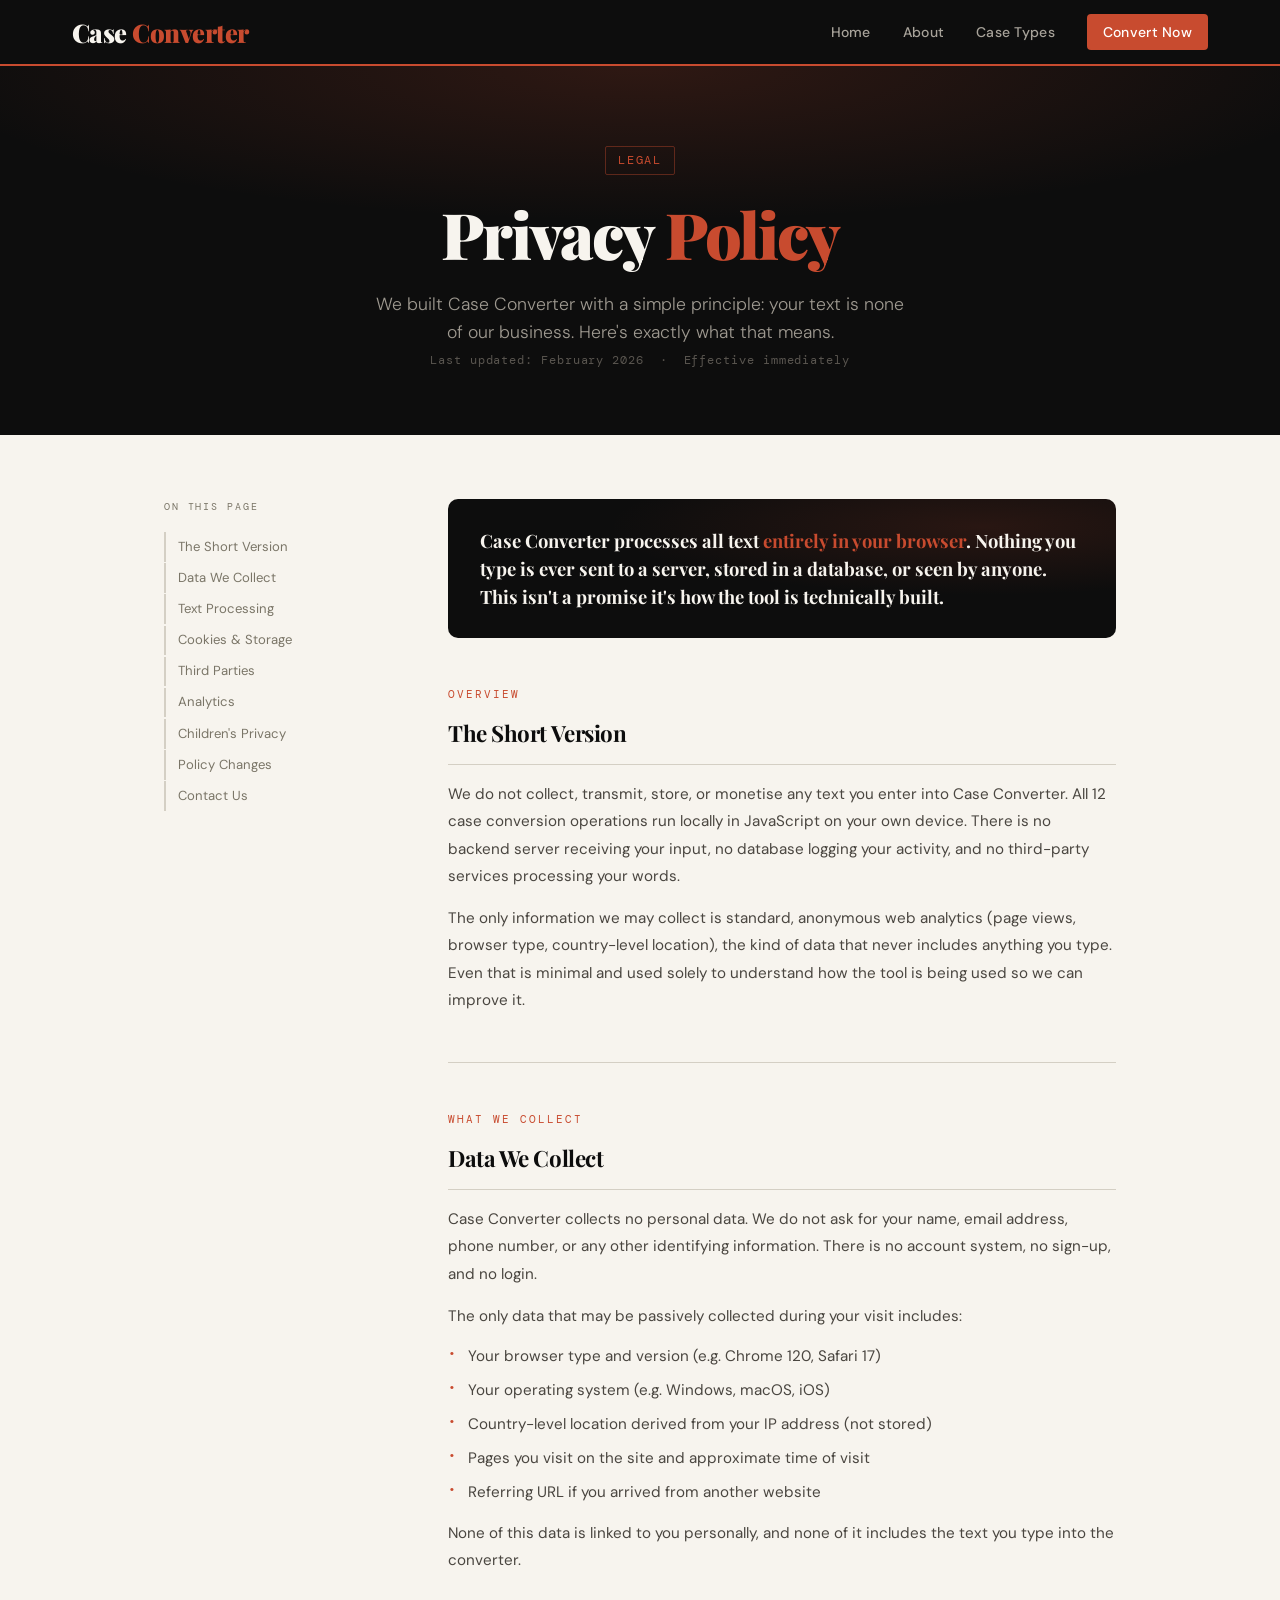
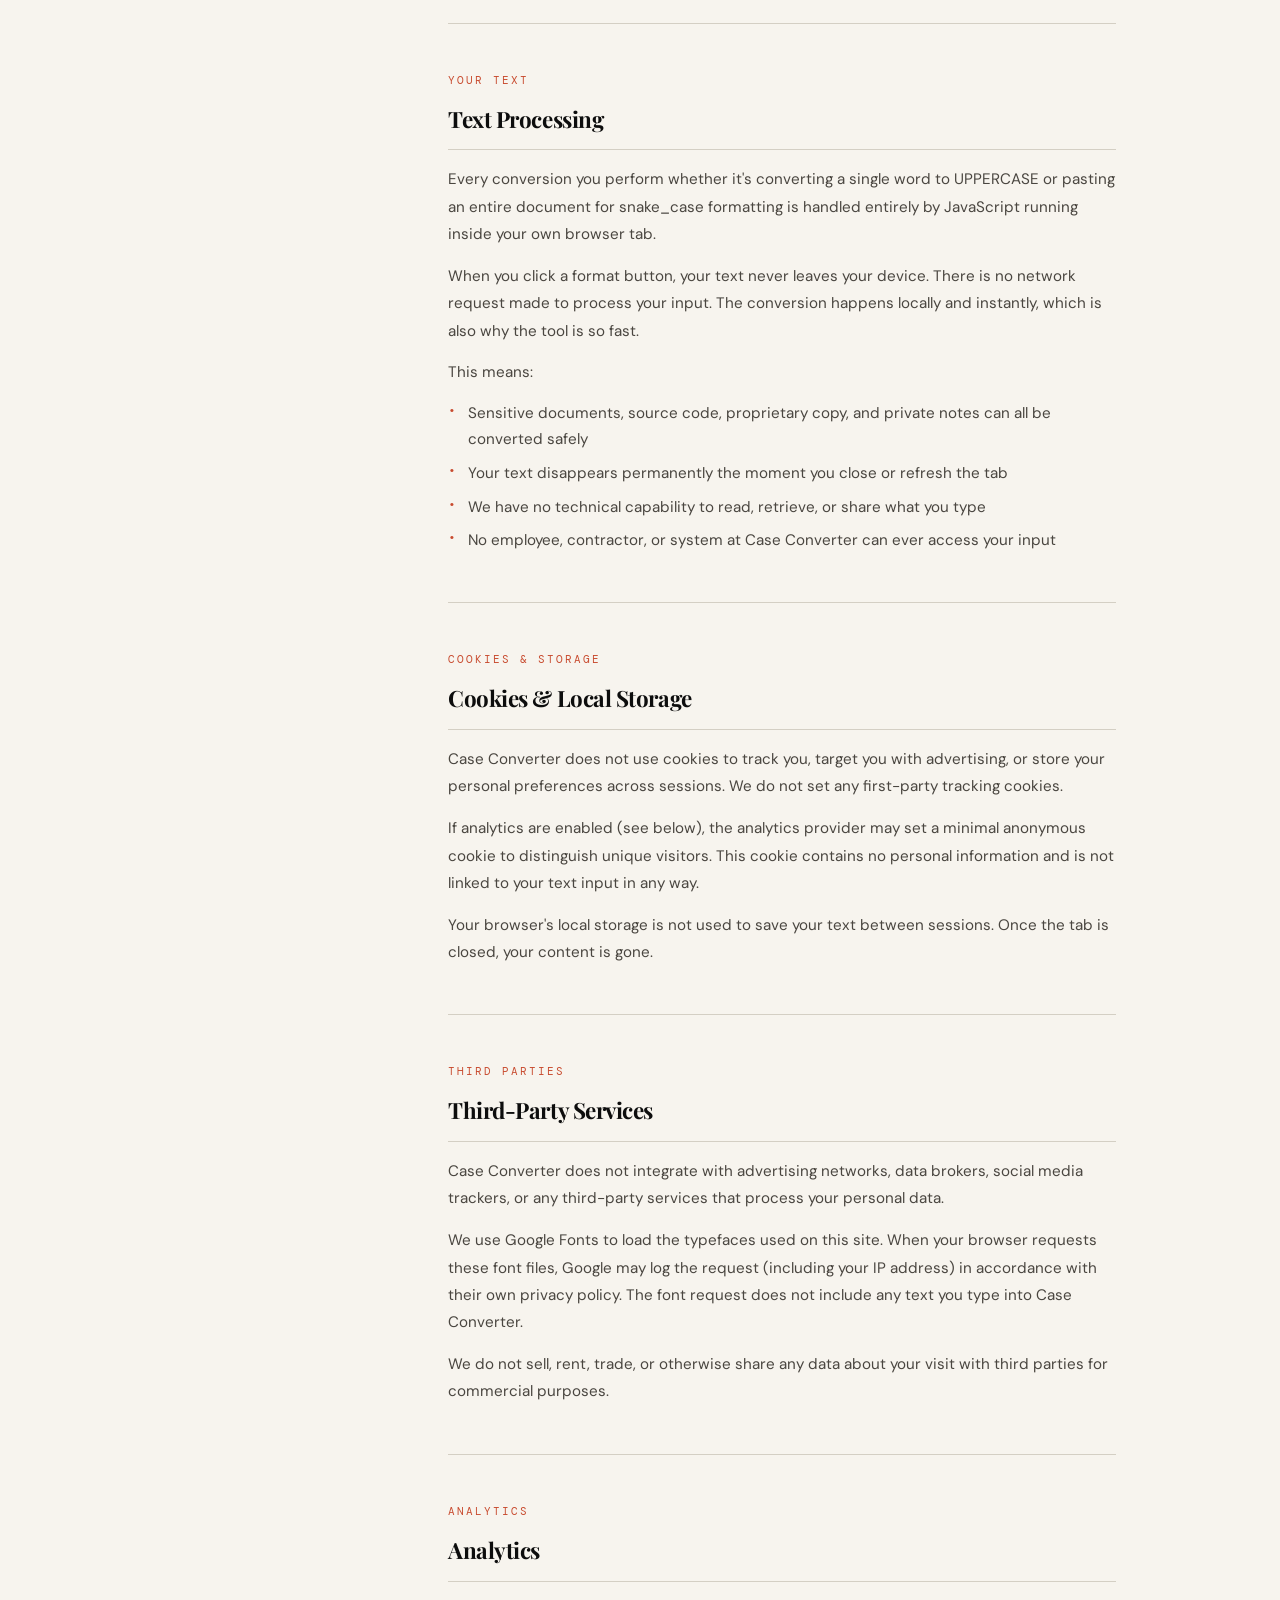
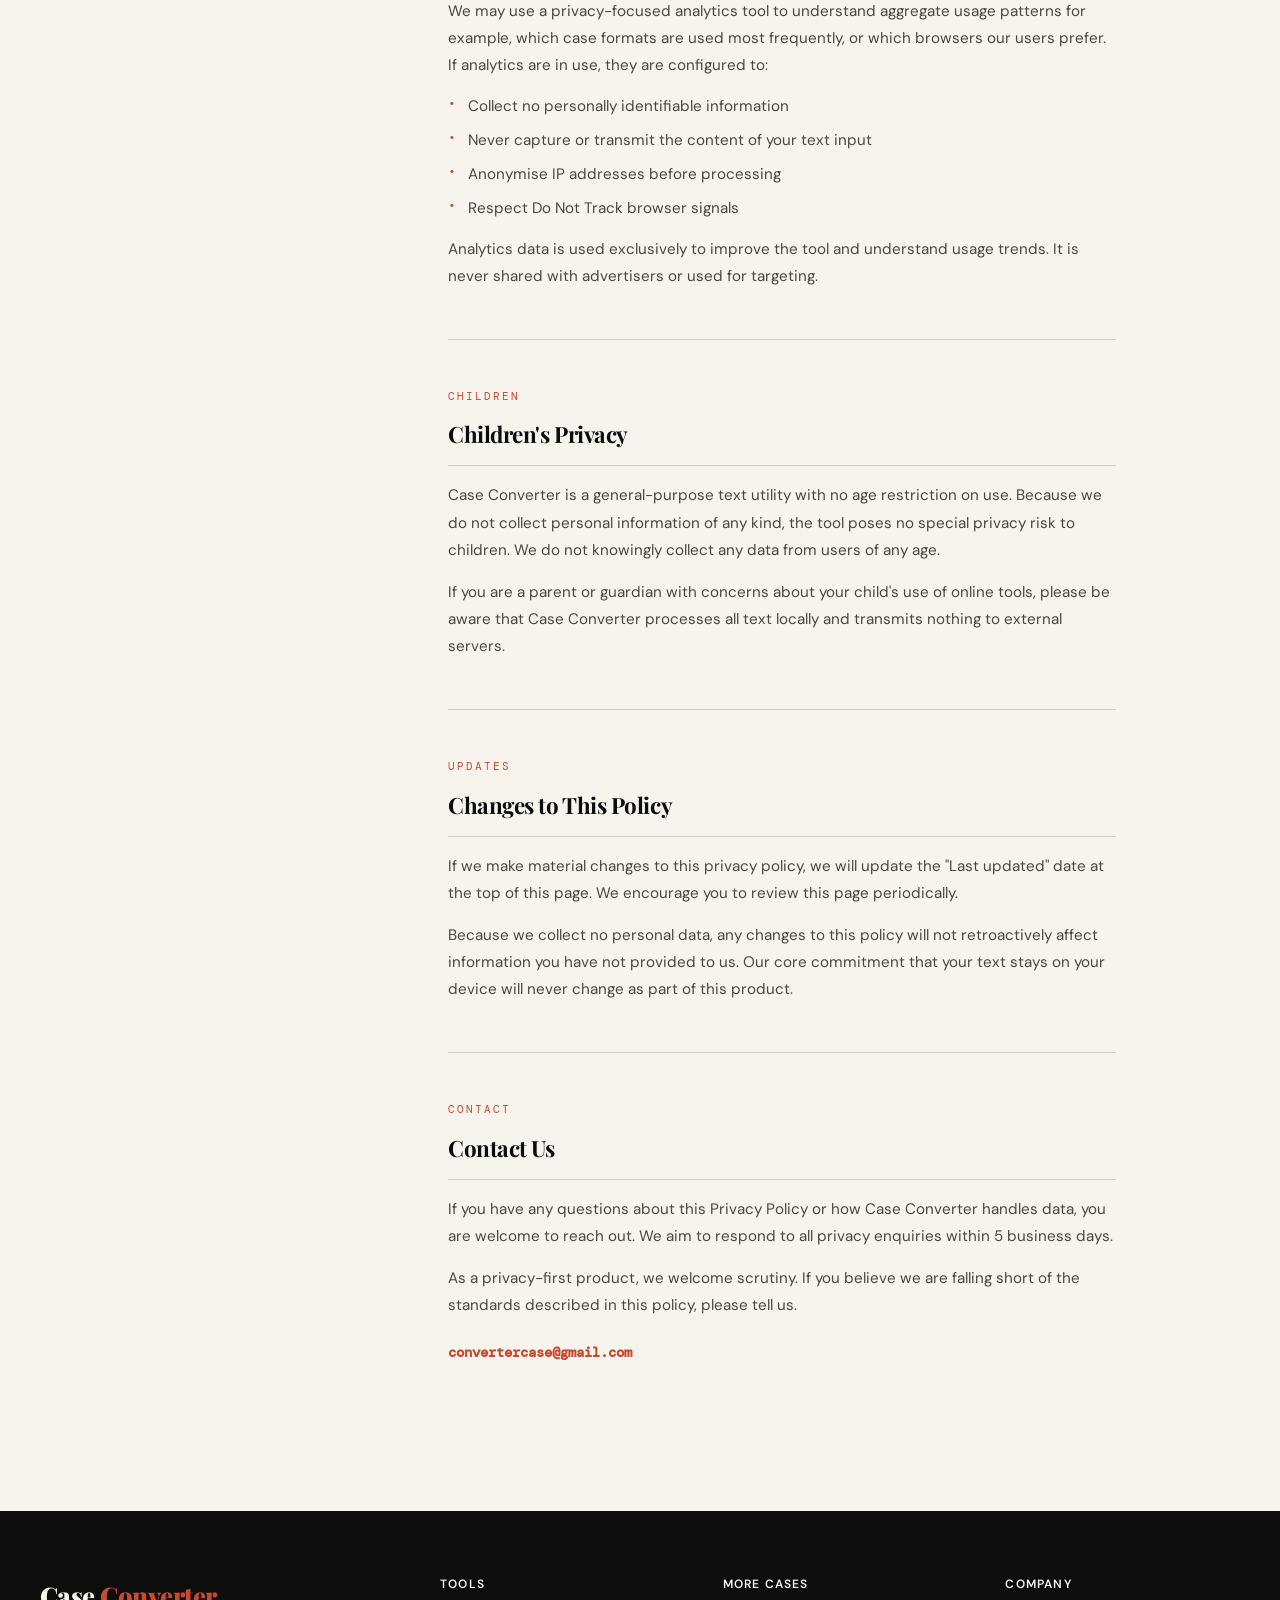
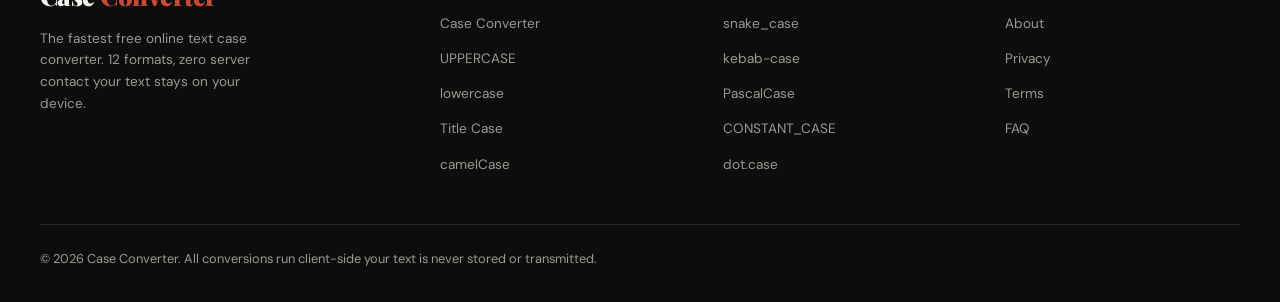
<file: privacy.html>
<!DOCTYPE html>
<html lang="en">
<head>
<meta charset="UTF-8">
<meta name="viewport" content="width=device-width, initial-scale=1.0">
<meta name="description" content="Read the Privacy Policy of Case Converter. Your text is processed locally in your browser and never stored, tracked, or shared with any server.">
<meta name="robots" content="index, follow">
<title>Privacy Policy | Case Converter Tool</title>
<link rel="canonical" href="https://caseconv.co/privacy.html">
<link rel="icon" type="image/svg+xml" href="/favicon.svg">
<link rel="icon" type="image/x-icon" href="/favicon.ico">
<link rel="preconnect" href="https://fonts.googleapis.com">
<link href="https://fonts.googleapis.com/css2?family=Playfair+Display:wght@700;900&family=DM+Mono:wght@400;500&family=DM+Sans:wght@300;400;500;600&display=swap" rel="stylesheet">
<link rel="stylesheet" href="styles.css">
</head>
<body>

<header>
  <div class="header-inner">
    <a href="https://caseconv.co/" class="logo">Case <span>Converter</span></a>
    <nav>
      <a href="index.html">Home</a>
      <a href="about.html">About</a>
      <a href="index.html#cases">Case Types</a>
      <a href="index.html#tool" class="nav-cta">Convert Now</a>
    </nav>
    <button class="mobile-menu-toggle" id="mobileMenuToggle" onclick="toggleMobileMenu(event)" aria-label="Toggle menu">
      <span></span>
      <span></span>
      <span></span>
    </button>
  </div>
  <nav class="mobile-nav" id="mobileNav">
    <a href="index.html" onclick="closeMobileMenu()">Home</a>
    <a href="about.html" onclick="closeMobileMenu()">About</a>
    <a href="index.html#cases" onclick="closeMobileMenu()">Case Types</a>
    <a href="index.html#tool" class="nav-cta" onclick="closeMobileMenu()">Convert Now</a>
  </nav>
</header>

<!-- ══ HERO ══ -->
<section class="hero">
  <div class="fade-up">
    <span class="hero-label">Legal</span>
    <h1>Privacy <em>Policy</em></h1>
    <p>We built Case Converter with a simple principle: your text is none of our business. Here's exactly what that means.</p>
    <span class="hero-meta">Last updated: February 2026 &nbsp;·&nbsp; Effective immediately</span>
  </div>
</section>

<!-- ══ CONTENT ══ -->
<div class="policy-wrap fade-up delay-1">

  <!-- TOC -->
  <aside class="toc">
    <span class="toc-label">On this page</span>
    <ul class="toc-list">
      <li><a href="#summary">The Short Version</a></li>
      <li><a href="#data-collection">Data We Collect</a></li>
      <li><a href="#text-processing">Text Processing</a></li>
      <li><a href="#cookies">Cookies & Storage</a></li>
      <li><a href="#third-parties">Third Parties</a></li>
      <li><a href="#analytics">Analytics</a></li>
      <li><a href="#children">Children's Privacy</a></li>
      <li><a href="#changes">Policy Changes</a></li>
      <li><a href="#contact">Contact Us</a></li>
    </ul>
  </aside>

  <!-- Main content -->
  <main class="policy-content">

    <div class="highlight-box">
      <p>Case Converter processes all text <em>entirely in your browser</em>. Nothing you type is ever sent to a server, stored in a database, or seen by anyone. This isn't a promise it's how the tool is technically built.</p>
    </div>

    <div class="policy-section" id="summary">
      <span class="section-tag">Overview</span>
      <h2>The Short Version</h2>
      <p>We do not collect, transmit, store, or monetise any text you enter into Case Converter. All 12 case conversion operations run locally in JavaScript on your own device. There is no backend server receiving your input, no database logging your activity, and no third-party services processing your words.</p>
      <p>The only information we may collect is standard, anonymous web analytics (page views, browser type, country-level location), the kind of data that never includes anything you type. Even that is minimal and used solely to understand how the tool is being used so we can improve it.</p>
    </div>

    <hr class="divider" style="margin: 0 0 3rem;">

    <div class="policy-section" id="data-collection">
      <span class="section-tag">What We Collect</span>
      <h2>Data We Collect</h2>
      <p>Case Converter collects no personal data. We do not ask for your name, email address, phone number, or any other identifying information. There is no account system, no sign-up, and no login.</p>
      <p>The only data that may be passively collected during your visit includes:</p>
      <ul>
        <li>Your browser type and version (e.g. Chrome 120, Safari 17)</li>
        <li>Your operating system (e.g. Windows, macOS, iOS)</li>
        <li>Country-level location derived from your IP address (not stored)</li>
        <li>Pages you visit on the site and approximate time of visit</li>
        <li>Referring URL if you arrived from another website</li>
      </ul>
      <p>None of this data is linked to you personally, and none of it includes the text you type into the converter.</p>
    </div>

    <hr class="divider" style="margin: 0 0 3rem;">

    <div class="policy-section" id="text-processing">
      <span class="section-tag">Your Text</span>
      <h2>Text Processing</h2>
      <p>Every conversion you perform whether it's converting a single word to UPPERCASE or pasting an entire document for snake_case formatting is handled entirely by JavaScript running inside your own browser tab.</p>
      <p>When you click a format button, your text never leaves your device. There is no network request made to process your input. The conversion happens locally and instantly, which is also why the tool is so fast.</p>
      <p>This means:</p>
      <ul>
        <li>Sensitive documents, source code, proprietary copy, and private notes can all be converted safely</li>
        <li>Your text disappears permanently the moment you close or refresh the tab</li>
        <li>We have no technical capability to read, retrieve, or share what you type</li>
        <li>No employee, contractor, or system at Case Converter can ever access your input</li>
      </ul>
    </div>

    <hr class="divider" style="margin: 0 0 3rem;">

    <div class="policy-section" id="cookies">
      <span class="section-tag">Cookies & Storage</span>
      <h2>Cookies & Local Storage</h2>
      <p>Case Converter does not use cookies to track you, target you with advertising, or store your personal preferences across sessions. We do not set any first-party tracking cookies.</p>
      <p>If analytics are enabled (see below), the analytics provider may set a minimal anonymous cookie to distinguish unique visitors. This cookie contains no personal information and is not linked to your text input in any way.</p>
      <p>Your browser's local storage is not used to save your text between sessions. Once the tab is closed, your content is gone.</p>
    </div>

    <hr class="divider" style="margin: 0 0 3rem;">

    <div class="policy-section" id="third-parties">
      <span class="section-tag">Third Parties</span>
      <h2>Third-Party Services</h2>
      <p>Case Converter does not integrate with advertising networks, data brokers, social media trackers, or any third-party services that process your personal data.</p>
      <p>We use Google Fonts to load the typefaces used on this site. When your browser requests these font files, Google may log the request (including your IP address) in accordance with their own privacy policy. The font request does not include any text you type into Case Converter.</p>
      <p>We do not sell, rent, trade, or otherwise share any data about your visit with third parties for commercial purposes.</p>
    </div>

    <hr class="divider" style="margin: 0 0 3rem;">

    <div class="policy-section" id="analytics">
      <span class="section-tag">Analytics</span>
      <h2>Analytics</h2>
      <p>We may use a privacy-focused analytics tool to understand aggregate usage patterns for example, which case formats are used most frequently, or which browsers our users prefer. If analytics are in use, they are configured to:</p>
      <ul>
        <li>Collect no personally identifiable information</li>
        <li>Never capture or transmit the content of your text input</li>
        <li>Anonymise IP addresses before processing</li>
        <li>Respect Do Not Track browser signals</li>
      </ul>
      <p>Analytics data is used exclusively to improve the tool and understand usage trends. It is never shared with advertisers or used for targeting.</p>
    </div>

    <hr class="divider" style="margin: 0 0 3rem;">

    <div class="policy-section" id="children">
      <span class="section-tag">Children</span>
      <h2>Children's Privacy</h2>
      <p>Case Converter is a general-purpose text utility with no age restriction on use. Because we do not collect personal information of any kind, the tool poses no special privacy risk to children. We do not knowingly collect any data from users of any age.</p>
      <p>If you are a parent or guardian with concerns about your child's use of online tools, please be aware that Case Converter processes all text locally and transmits nothing to external servers.</p>
    </div>

    <hr class="divider" style="margin: 0 0 3rem;">

    <div class="policy-section" id="changes">
      <span class="section-tag">Updates</span>
      <h2>Changes to This Policy</h2>
      <p>If we make material changes to this privacy policy, we will update the "Last updated" date at the top of this page. We encourage you to review this page periodically.</p>
      <p>Because we collect no personal data, any changes to this policy will not retroactively affect information you have not provided to us. Our core commitment that your text stays on your device will never change as part of this product.</p>
    </div>

    <hr class="divider" style="margin: 0 0 3rem;">

    <div class="policy-section" id="contact">
      <span class="section-tag">Contact</span>
      <h2>Contact Us</h2>
      <p>If you have any questions about this Privacy Policy or how Case Converter handles data, you are welcome to reach out. We aim to respond to all privacy enquiries within 5 business days.</p>
      <p>As a privacy-first product, we welcome scrutiny. If you believe we are falling short of the standards described in this policy, please tell us.</p>
      <p style="margin-top: 1.25rem;">
        <a href="mailto:convertercase@gmail.com" style="color: var(--accent); font-weight: 600; text-decoration: none; font-family: 'DM Mono', monospace; font-size: 0.9rem;">convertercase@gmail.com</a>
      </p>
    </div>

  </main>
</div>

<!-- ══ FOOTER ══ -->
<footer>
  <div class="footer-inner">
    <div class="footer-grid">
      <div class="footer-brand">
        <a href="https://caseconv.co/" class="logo">Case <span>Converter</span></a>
        <p>The fastest free online text case converter. 12 formats, zero server contact your text stays on your device.</p>
      </div>
      <div>
        <div class="footer-col-title">Tools</div>
        <ul class="footer-links">
          <li><a href="index.html#tool">Case Converter</a></li>
          <li><a href="index.html#cases">UPPERCASE</a></li>
          <li><a href="index.html#cases">lowercase</a></li>
          <li><a href="index.html#cases">Title Case</a></li>
          <li><a href="index.html#cases">camelCase</a></li>
        </ul>
      </div>
      <div>
        <div class="footer-col-title">More Cases</div>
        <ul class="footer-links">
          <li><a href="index.html#cases">snake_case</a></li>
          <li><a href="index.html#cases">kebab-case</a></li>
          <li><a href="index.html#cases">PascalCase</a></li>
          <li><a href="index.html#cases">CONSTANT_CASE</a></li>
          <li><a href="index.html#cases">dot.case</a></li>
        </ul>
      </div>
      <div>
        <div class="footer-col-title">Company</div>
        <ul class="footer-links">
          <li><a href="about.html">About</a></li>
          <li><a href="privacy.html">Privacy</a></li>
          <li><a href="terms.html">Terms</a></li>
          <li><a href="index.html#faq">FAQ</a></li>
        </ul>
      </div>
    </div>
    <div class="footer-bottom">
      <span>© 2026 Case Converter. All conversions run client-side your text is never stored or transmitted.</span>
    </div>
  </div>
</footer>

<script>
  // Mobile menu toggle functions
  function toggleMobileMenu(event) {
    if (event) {
      event.stopPropagation();
    }
    const toggle = document.getElementById('mobileMenuToggle');
    const nav = document.getElementById('mobileNav');
    if (toggle && nav) {
      toggle.classList.toggle('active');
      nav.classList.toggle('active');
    }
  }

  function closeMobileMenu() {
    const toggle = document.getElementById('mobileMenuToggle');
    const nav = document.getElementById('mobileNav');
    if (toggle && nav) {
      toggle.classList.remove('active');
      nav.classList.remove('active');
    }
  }

  // Close mobile menu when clicking outside
  document.addEventListener('click', function(event) {
    const toggle = document.getElementById('mobileMenuToggle');
    const nav = document.getElementById('mobileNav');
    
    if (!toggle || !nav) return;
    
    // Don't close if clicking on the toggle button or inside the mobile nav
    if (toggle.contains(event.target) || nav.contains(event.target)) {
      return;
    }
    
    // Close menu if it's open and click is outside
    if (nav.classList.contains('active')) {
      closeMobileMenu();
    }
  });
</script>

</body>
</html>
</file>
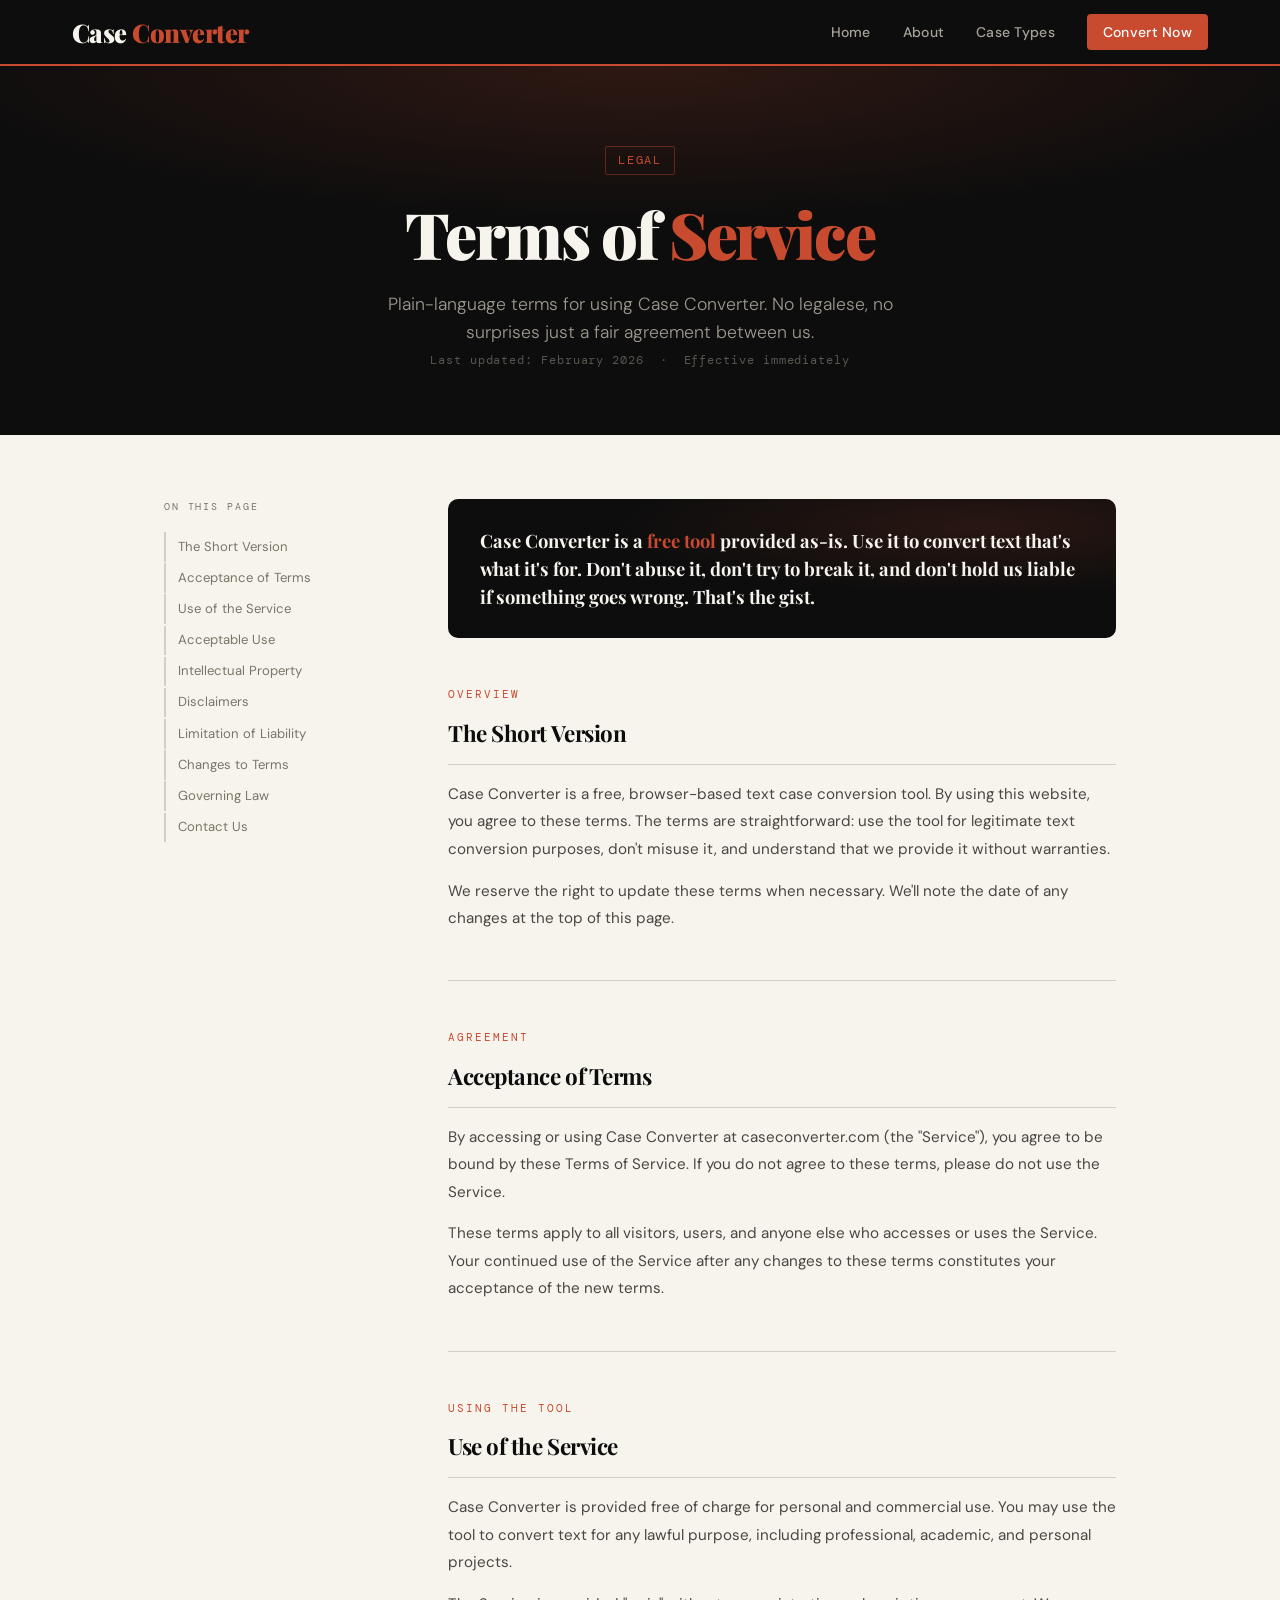
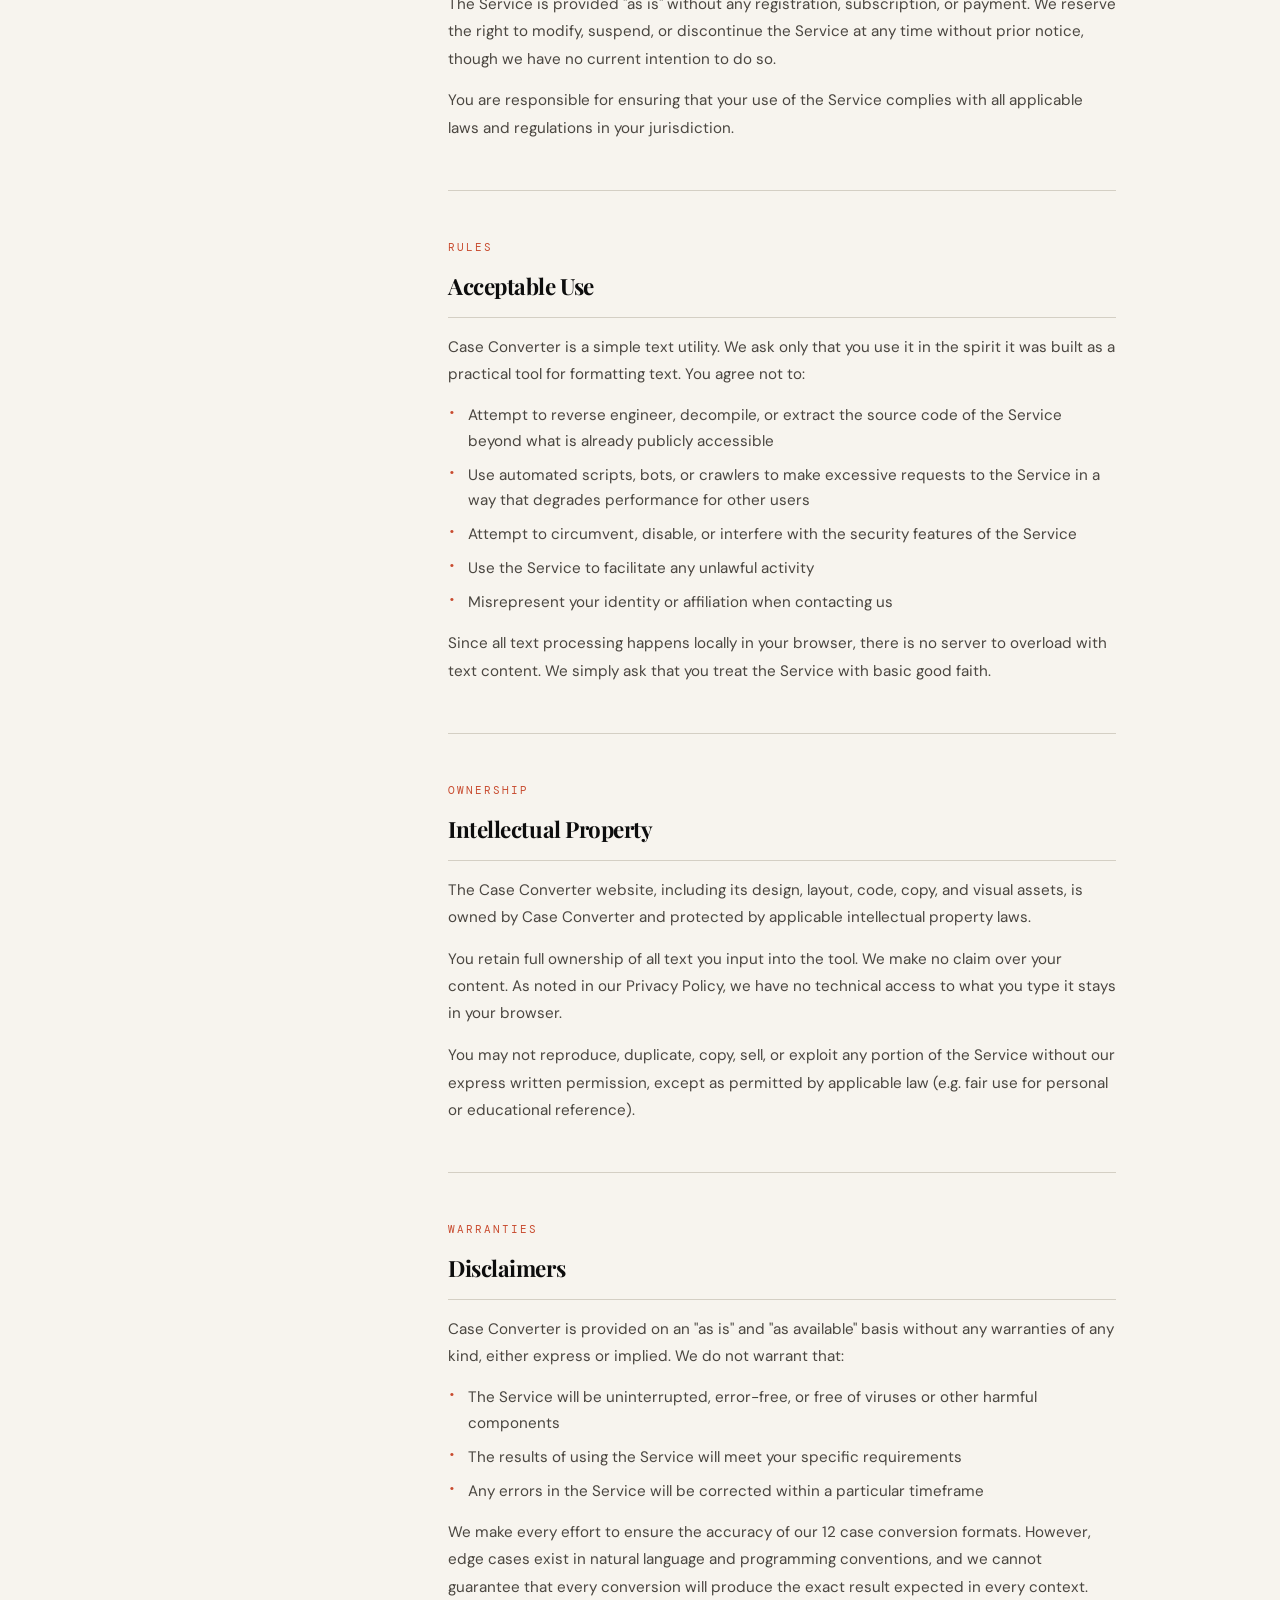
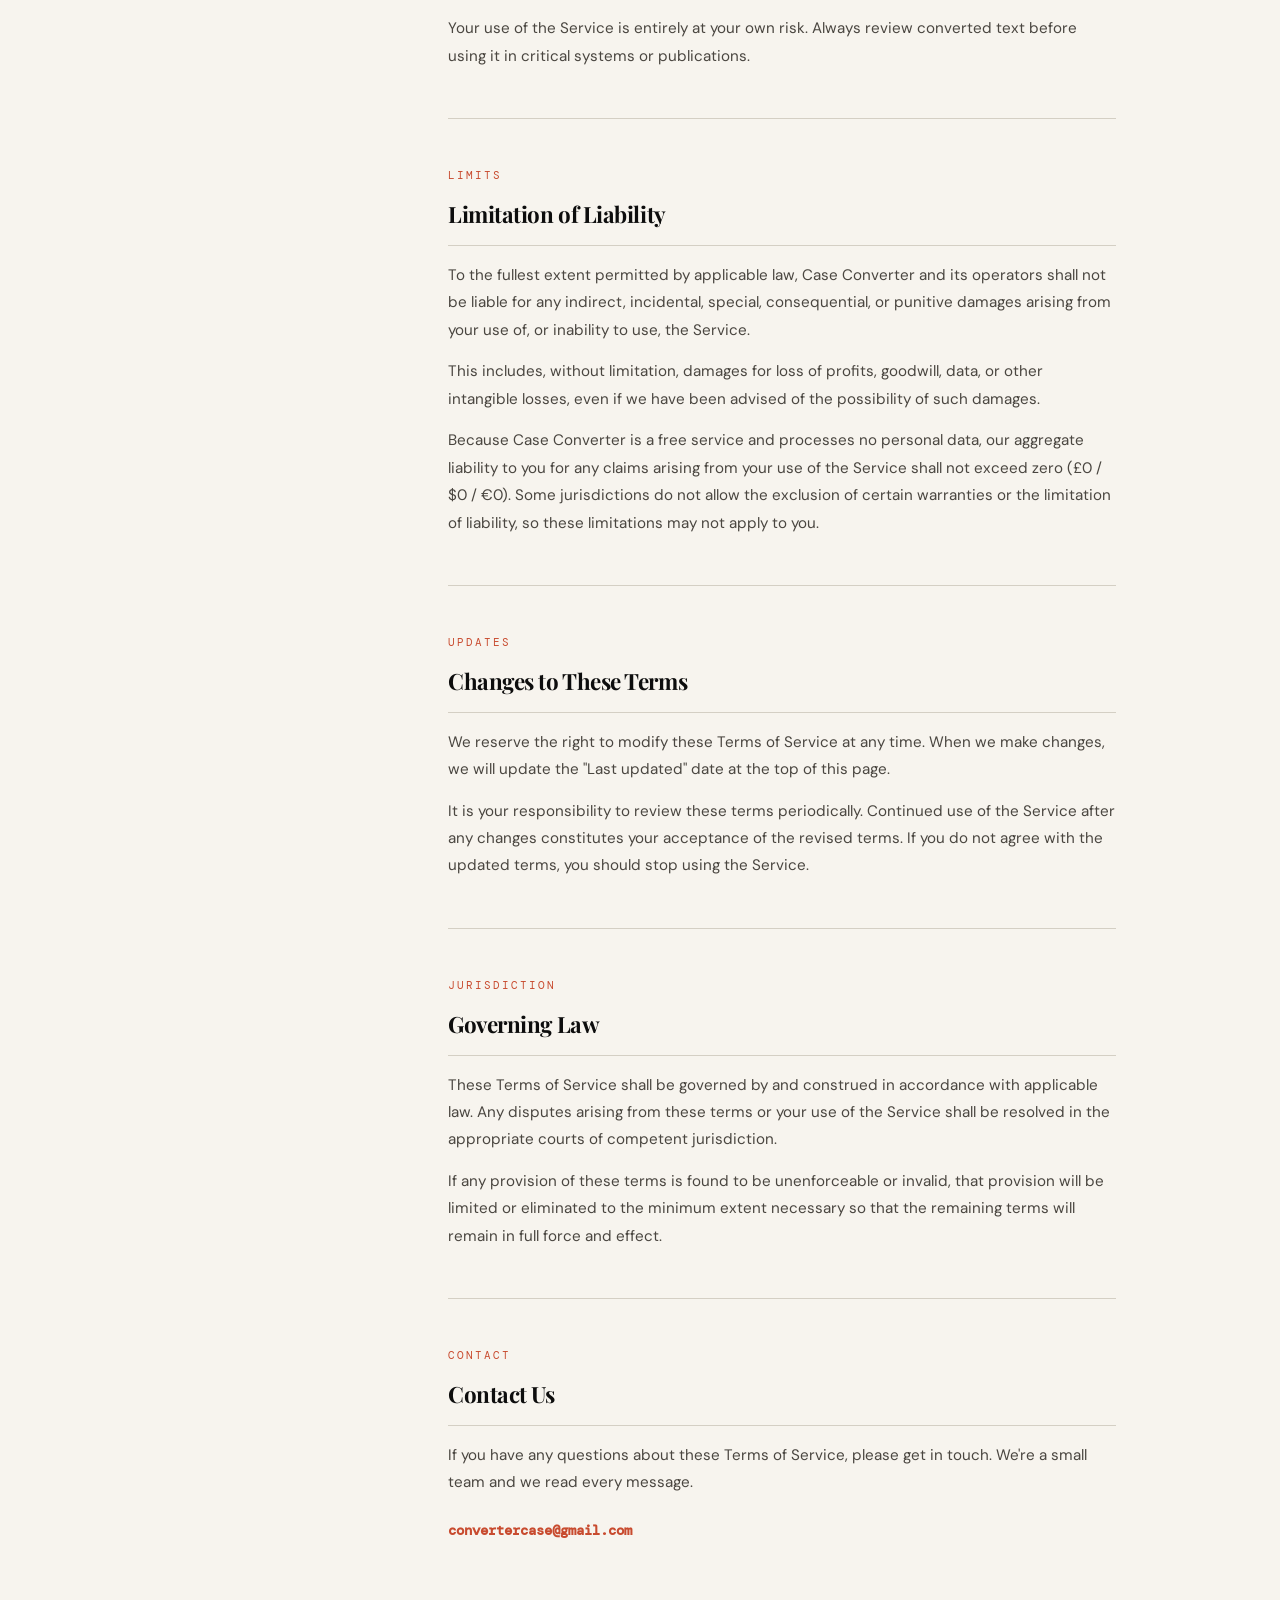
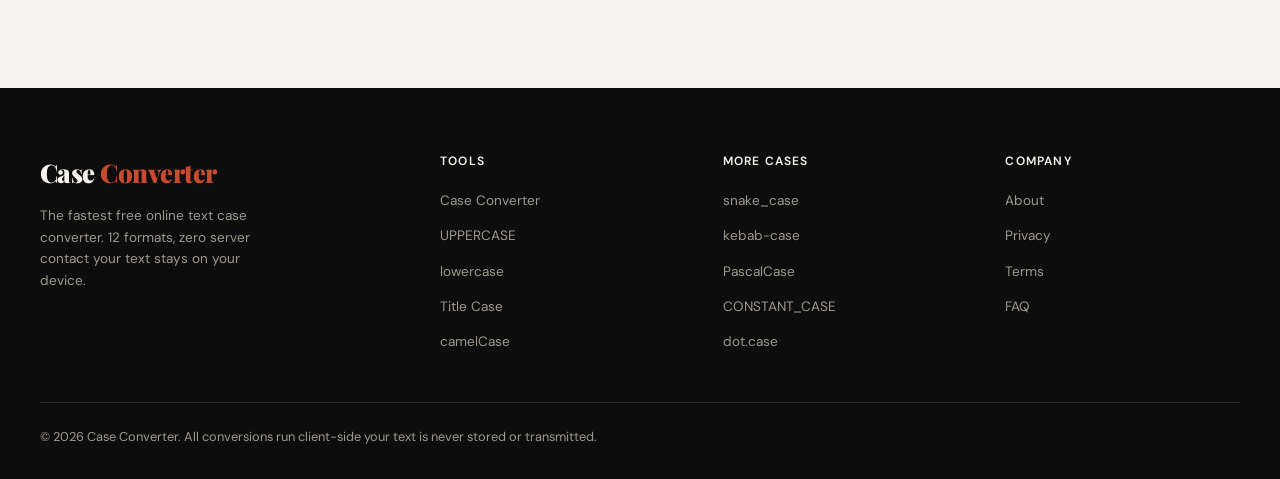
<file: terms.html>
<!DOCTYPE html>
<html lang="en">
<head>
<meta charset="UTF-8">
<meta name="viewport" content="width=device-width, initial-scale=1.0">
<meta name="description" content="Review the Terms and Conditions for using Case Converter. Learn about usage rules, limitations, and responsibilities while using our free tool.">
<meta name="robots" content="index, follow">
<title>Terms and Conditions | Case Converter Website</title>
<link rel="canonical" href="https://caseconv.co/terms.html">
<link rel="icon" type="image/svg+xml" href="/favicon.svg">
<link rel="icon" type="image/x-icon" href="/favicon.ico">
<link rel="preconnect" href="https://fonts.googleapis.com">
<link href="https://fonts.googleapis.com/css2?family=Playfair+Display:wght@700;900&family=DM+Mono:wght@400;500&family=DM+Sans:wght@300;400;500;600&display=swap" rel="stylesheet">
<link rel="stylesheet" href="styles.css">
</head>
<body>

<header>
  <div class="header-inner">
    <a href="https://caseconv.co/" class="logo">Case <span>Converter</span></a>
    <nav>
      <a href="index.html">Home</a>
      <a href="about.html">About</a>
      <a href="index.html#cases">Case Types</a>
      <a href="index.html#tool" class="nav-cta">Convert Now</a>
    </nav>
    <button class="mobile-menu-toggle" id="mobileMenuToggle" onclick="toggleMobileMenu(event)" aria-label="Toggle menu">
      <span></span>
      <span></span>
      <span></span>
    </button>
  </div>
  <nav class="mobile-nav" id="mobileNav">
    <a href="index.html" onclick="closeMobileMenu()">Home</a>
    <a href="about.html" onclick="closeMobileMenu()">About</a>
    <a href="index.html#cases" onclick="closeMobileMenu()">Case Types</a>
    <a href="index.html#tool" class="nav-cta" onclick="closeMobileMenu()">Convert Now</a>
  </nav>
</header>

<!-- ══ HERO ══ -->
<section class="hero">
  <div class="fade-up">
    <span class="hero-label">Legal</span>
    <h1>Terms of <em>Service</em></h1>
    <p>Plain-language terms for using Case Converter. No legalese, no surprises just a fair agreement between us.</p>
    <span class="hero-meta">Last updated: February 2026 &nbsp;·&nbsp; Effective immediately</span>
  </div>
</section>

<!-- ══ CONTENT ══ -->
<div class="policy-wrap fade-up delay-1">

  <!-- TOC -->
  <aside class="toc">
    <span class="toc-label">On this page</span>
    <ul class="toc-list">
      <li><a href="#summary">The Short Version</a></li>
      <li><a href="#acceptance">Acceptance of Terms</a></li>
      <li><a href="#use">Use of the Service</a></li>
      <li><a href="#acceptable-use">Acceptable Use</a></li>
      <li><a href="#ip">Intellectual Property</a></li>
      <li><a href="#disclaimer">Disclaimers</a></li>
      <li><a href="#liability">Limitation of Liability</a></li>
      <li><a href="#changes">Changes to Terms</a></li>
      <li><a href="#governing-law">Governing Law</a></li>
      <li><a href="#contact">Contact Us</a></li>
    </ul>
  </aside>

  <!-- Main content -->
  <main class="policy-content">

    <div class="highlight-box">
      <p>Case Converter is a <em>free tool</em> provided as-is. Use it to convert text that's what it's for. Don't abuse it, don't try to break it, and don't hold us liable if something goes wrong. That's the gist.</p>
    </div>

    <div class="policy-section" id="summary">
      <span class="section-tag">Overview</span>
      <h2>The Short Version</h2>
      <p>Case Converter is a free, browser-based text case conversion tool. By using this website, you agree to these terms. The terms are straightforward: use the tool for legitimate text conversion purposes, don't misuse it, and understand that we provide it without warranties.</p>
      <p>We reserve the right to update these terms when necessary. We'll note the date of any changes at the top of this page.</p>
    </div>

    <hr class="divider" style="margin: 0 0 3rem;">

    <div class="policy-section" id="acceptance">
      <span class="section-tag">Agreement</span>
      <h2>Acceptance of Terms</h2>
      <p>By accessing or using Case Converter at caseconverter.com (the "Service"), you agree to be bound by these Terms of Service. If you do not agree to these terms, please do not use the Service.</p>
      <p>These terms apply to all visitors, users, and anyone else who accesses or uses the Service. Your continued use of the Service after any changes to these terms constitutes your acceptance of the new terms.</p>
    </div>

    <hr class="divider" style="margin: 0 0 3rem;">

    <div class="policy-section" id="use">
      <span class="section-tag">Using the Tool</span>
      <h2>Use of the Service</h2>
      <p>Case Converter is provided free of charge for personal and commercial use. You may use the tool to convert text for any lawful purpose, including professional, academic, and personal projects.</p>
      <p>The Service is provided "as is" without any registration, subscription, or payment. We reserve the right to modify, suspend, or discontinue the Service at any time without prior notice, though we have no current intention to do so.</p>
      <p>You are responsible for ensuring that your use of the Service complies with all applicable laws and regulations in your jurisdiction.</p>
    </div>

    <hr class="divider" style="margin: 0 0 3rem;">

    <div class="policy-section" id="acceptable-use">
      <span class="section-tag">Rules</span>
      <h2>Acceptable Use</h2>
      <p>Case Converter is a simple text utility. We ask only that you use it in the spirit it was built as a practical tool for formatting text. You agree not to:</p>
      <ul>
        <li>Attempt to reverse engineer, decompile, or extract the source code of the Service beyond what is already publicly accessible</li>
        <li>Use automated scripts, bots, or crawlers to make excessive requests to the Service in a way that degrades performance for other users</li>
        <li>Attempt to circumvent, disable, or interfere with the security features of the Service</li>
        <li>Use the Service to facilitate any unlawful activity</li>
        <li>Misrepresent your identity or affiliation when contacting us</li>
      </ul>
      <p>Since all text processing happens locally in your browser, there is no server to overload with text content. We simply ask that you treat the Service with basic good faith.</p>
    </div>

    <hr class="divider" style="margin: 0 0 3rem;">

    <div class="policy-section" id="ip">
      <span class="section-tag">Ownership</span>
      <h2>Intellectual Property</h2>
      <p>The Case Converter website, including its design, layout, code, copy, and visual assets, is owned by Case Converter and protected by applicable intellectual property laws.</p>
      <p>You retain full ownership of all text you input into the tool. We make no claim over your content. As noted in our Privacy Policy, we have no technical access to what you type it stays in your browser.</p>
      <p>You may not reproduce, duplicate, copy, sell, or exploit any portion of the Service without our express written permission, except as permitted by applicable law (e.g. fair use for personal or educational reference).</p>
    </div>

    <hr class="divider" style="margin: 0 0 3rem;">

    <div class="policy-section" id="disclaimer">
      <span class="section-tag">Warranties</span>
      <h2>Disclaimers</h2>
      <p>Case Converter is provided on an "as is" and "as available" basis without any warranties of any kind, either express or implied. We do not warrant that:</p>
      <ul>
        <li>The Service will be uninterrupted, error-free, or free of viruses or other harmful components</li>
        <li>The results of using the Service will meet your specific requirements</li>
        <li>Any errors in the Service will be corrected within a particular timeframe</li>
      </ul>
      <p>We make every effort to ensure the accuracy of our 12 case conversion formats. However, edge cases exist in natural language and programming conventions, and we cannot guarantee that every conversion will produce the exact result expected in every context.</p>
      <p>Your use of the Service is entirely at your own risk. Always review converted text before using it in critical systems or publications.</p>
    </div>

    <hr class="divider" style="margin: 0 0 3rem;">

    <div class="policy-section" id="liability">
      <span class="section-tag">Limits</span>
      <h2>Limitation of Liability</h2>
      <p>To the fullest extent permitted by applicable law, Case Converter and its operators shall not be liable for any indirect, incidental, special, consequential, or punitive damages arising from your use of, or inability to use, the Service.</p>
      <p>This includes, without limitation, damages for loss of profits, goodwill, data, or other intangible losses, even if we have been advised of the possibility of such damages.</p>
      <p>Because Case Converter is a free service and processes no personal data, our aggregate liability to you for any claims arising from your use of the Service shall not exceed zero (£0 / $0 / €0). Some jurisdictions do not allow the exclusion of certain warranties or the limitation of liability, so these limitations may not apply to you.</p>
    </div>

    <hr class="divider" style="margin: 0 0 3rem;">

    <div class="policy-section" id="changes">
      <span class="section-tag">Updates</span>
      <h2>Changes to These Terms</h2>
      <p>We reserve the right to modify these Terms of Service at any time. When we make changes, we will update the "Last updated" date at the top of this page.</p>
      <p>It is your responsibility to review these terms periodically. Continued use of the Service after any changes constitutes your acceptance of the revised terms. If you do not agree with the updated terms, you should stop using the Service.</p>
    </div>

    <hr class="divider" style="margin: 0 0 3rem;">

    <div class="policy-section" id="governing-law">
      <span class="section-tag">Jurisdiction</span>
      <h2>Governing Law</h2>
      <p>These Terms of Service shall be governed by and construed in accordance with applicable law. Any disputes arising from these terms or your use of the Service shall be resolved in the appropriate courts of competent jurisdiction.</p>
      <p>If any provision of these terms is found to be unenforceable or invalid, that provision will be limited or eliminated to the minimum extent necessary so that the remaining terms will remain in full force and effect.</p>
    </div>

    <hr class="divider" style="margin: 0 0 3rem;">

    <div class="policy-section" id="contact">
      <span class="section-tag">Contact</span>
      <h2>Contact Us</h2>
      <p>If you have any questions about these Terms of Service, please get in touch. We're a small team and we read every message.</p>
      <p style="margin-top: 1.25rem;">
        <a href="mailto:convertercase@gmail.com" style="color: var(--accent); font-weight: 600; text-decoration: none; font-family: 'DM Mono', monospace; font-size: 0.9rem;">convertercase@gmail.com</a>
      </p>
    </div>

  </main>
</div>

<!-- ══ FOOTER ══ -->
<footer>
  <div class="footer-inner">
    <div class="footer-grid">
      <div class="footer-brand">
        <a href="https://caseconv.co/" class="logo">Case <span>Converter</span></a>
        <p>The fastest free online text case converter. 12 formats, zero server contact your text stays on your device.</p>
      </div>
      <div>
        <div class="footer-col-title">Tools</div>
        <ul class="footer-links">
          <li><a href="index.html#tool">Case Converter</a></li>
          <li><a href="index.html#cases">UPPERCASE</a></li>
          <li><a href="index.html#cases">lowercase</a></li>
          <li><a href="index.html#cases">Title Case</a></li>
          <li><a href="index.html#cases">camelCase</a></li>
        </ul>
      </div>
      <div>
        <div class="footer-col-title">More Cases</div>
        <ul class="footer-links">
          <li><a href="index.html#cases">snake_case</a></li>
          <li><a href="index.html#cases">kebab-case</a></li>
          <li><a href="index.html#cases">PascalCase</a></li>
          <li><a href="index.html#cases">CONSTANT_CASE</a></li>
          <li><a href="index.html#cases">dot.case</a></li>
        </ul>
      </div>
      <div>
        <div class="footer-col-title">Company</div>
        <ul class="footer-links">
          <li><a href="about.html">About</a></li>
          <li><a href="privacy.html">Privacy</a></li>
          <li><a href="terms.html">Terms</a></li>
          <li><a href="index.html#faq">FAQ</a></li>
        </ul>
      </div>
    </div>
    <div class="footer-bottom">
      <span>© 2026 Case Converter. All conversions run client-side your text is never stored or transmitted.</span>
    </div>
  </div>
</footer>

<script>
  // Mobile menu toggle functions
  function toggleMobileMenu(event) {
    if (event) {
      event.stopPropagation();
    }
    const toggle = document.getElementById('mobileMenuToggle');
    const nav = document.getElementById('mobileNav');
    if (toggle && nav) {
      toggle.classList.toggle('active');
      nav.classList.toggle('active');
    }
  }

  function closeMobileMenu() {
    const toggle = document.getElementById('mobileMenuToggle');
    const nav = document.getElementById('mobileNav');
    if (toggle && nav) {
      toggle.classList.remove('active');
      nav.classList.remove('active');
    }
  }

  // Close mobile menu when clicking outside
  document.addEventListener('click', function(event) {
    const toggle = document.getElementById('mobileMenuToggle');
    const nav = document.getElementById('mobileNav');
    
    if (!toggle || !nav) return;
    
    // Don't close if clicking on the toggle button or inside the mobile nav
    if (toggle.contains(event.target) || nav.contains(event.target)) {
      return;
    }
    
    // Close menu if it's open and click is outside
    if (nav.classList.contains('active')) {
      closeMobileMenu();
    }
  });
</script>

</body>
</html>
</file>
<file: styles.css>
:root {
  --ink: #0d0d0d;
  --paper: #f7f4ee;
  --cream: #ede9df;
  --accent: #c84b2f;
  --accent-light: #e8d5cf;
  --muted: #7a7567;
  --border: #d4cfc4;
  --white: #ffffff;
  --card: #ffffff;
  --shadow: 0 2px 24px rgba(13,13,13,0.08);
  --shadow-lg: 0 8px 48px rgba(13,13,13,0.12);
}

*, *::before, *::after { box-sizing: border-box; margin: 0; padding: 0; }

html { scroll-behavior: smooth; }

body {
  font-family: 'DM Sans', sans-serif;
  background: var(--paper);
  color: var(--ink);
  line-height: 1.6;
  min-height: 100vh;
}

/* ── HEADER ── */
header {
  background: var(--ink);
  color: var(--paper);
  position: sticky;
  top: 0;
  z-index: 100;
  border-bottom: 2px solid var(--accent);
}

.header-inner {
  max-width: 1200px;
  margin: 0 auto;
  padding: 0 2rem;
  display: flex;
  align-items: center;
  justify-content: space-between;
  height: 64px;
}

.logo {
  font-family: 'Playfair Display', serif;
  font-weight: 900;
  font-size: 1.6rem;
  color: var(--paper);
  text-decoration: none;
  letter-spacing: -0.02em;
}

.logo span { color: var(--accent); }

nav { display: flex; gap: 2rem; align-items: center; }

nav a {
  color: #a8a39a;
  text-decoration: none;
  font-size: 0.875rem;
  font-weight: 500;
  letter-spacing: 0.02em;
  transition: color 0.2s;
}

nav a:hover { color: var(--paper); }

.nav-cta {
  background: var(--accent);
  color: var(--white) !important;
  padding: 0.4rem 1rem;
  border-radius: 4px;
  transition: background 0.2s !important;
}

.nav-cta:hover { background: #a83825 !important; }

/* ── MOBILE MENU ── */
.mobile-menu-toggle {
  display: none;
  background: none;
  border: none;
  cursor: pointer;
  padding: 0.5rem;
  flex-direction: column;
  gap: 5px;
  align-items: center;
  justify-content: center;
  width: 40px;
  height: 40px;
}

.mobile-menu-toggle span {
  display: block;
  width: 24px;
  height: 2px;
  background: var(--paper);
  transition: all 0.3s ease;
  border-radius: 2px;
}

.mobile-menu-toggle.active span:nth-child(1) {
  transform: rotate(45deg) translate(6px, 6px);
}

.mobile-menu-toggle.active span:nth-child(2) {
  opacity: 0;
}

.mobile-menu-toggle.active span:nth-child(3) {
  transform: rotate(-45deg) translate(6px, -6px);
}

.mobile-nav {
  display: none;
  position: fixed;
  top: 64px;
  left: 0;
  right: 0;
  background: var(--ink);
  border-top: 2px solid var(--accent);
  padding: 1.5rem 2rem;
  flex-direction: column;
  gap: 1rem;
  z-index: 99;
  transform: translateY(-100%);
  opacity: 0;
  transition: transform 0.3s ease, opacity 0.3s ease;
  visibility: hidden;
}

.mobile-nav.active {
  display: flex;
  transform: translateY(0);
  opacity: 1;
  visibility: visible;
}

.mobile-nav a {
  color: #a8a39a;
  text-decoration: none;
  font-size: 0.95rem;
  font-weight: 500;
  padding: 0.75rem 0;
  border-bottom: 1px solid rgba(255,255,255,0.1);
  transition: color 0.2s;
}

.mobile-nav a:last-child {
  border-bottom: none;
}

.mobile-nav a:hover,
.mobile-nav a.active {
  color: var(--paper);
}

.mobile-nav .nav-cta {
  background: var(--accent);
  color: var(--white) !important;
  padding: 0.75rem 1.5rem;
  border-radius: 4px;
  text-align: center;
  border: none;
  margin-top: 0.5rem;
}

/* ── HERO ── */
.hero {
  background: var(--ink);
  color: var(--paper);
  padding: 5rem 2rem 4rem;
  text-align: center;
  position: relative;
  overflow: hidden;
}

.hero::before {
  content: '';
  position: absolute;
  inset: 0;
  background: radial-gradient(ellipse 80% 60% at 50% 0%, rgba(200,75,47,0.18) 0%, transparent 70%);
  pointer-events: none;
}

.hero-label {
  display: inline-block;
  font-family: 'DM Mono', monospace;
  font-size: 0.75rem;
  letter-spacing: 0.15em;
  color: var(--accent);
  text-transform: uppercase;
  border: 1px solid rgba(200,75,47,0.4);
  padding: 0.25rem 0.75rem;
  border-radius: 2px;
  margin-bottom: 1.5rem;
}

.hero h1 {
  font-family: 'Playfair Display', serif;
  font-size: clamp(2.4rem, 6vw, 4rem);
  font-weight: 900;
  line-height: 1.1;
  letter-spacing: -0.03em;
  margin-bottom: 1.25rem;
}

.hero h1 em {
  font-style: normal;
  color: var(--accent);
}

.hero p {
  font-size: 1.1rem;
  color: #9e9990;
  max-width: 540px;
  margin: 0 auto;
  font-weight: 300;
}

/* ── TOOL SECTION ── */
.tool-section {
  max-width: 1000px;
  margin: -2rem auto 0;
  padding: 0 1.5rem 4rem;
  position: relative;
  z-index: 10;
}

.tool-card {
  background: var(--white);
  border-radius: 12px;
  box-shadow: var(--shadow-lg);
  overflow: hidden;
  border: 1px solid var(--border);
}

.tool-card-header {
  background: var(--cream);
  padding: 1rem 1.5rem;
  display: flex;
  align-items: center;
  gap: 0.5rem;
  border-bottom: 1px solid var(--border);
}

.dot {
  width: 12px; height: 12px;
  border-radius: 50%;
  display: inline-block;
}

.dot-r { background: #ff5f57; }
.dot-y { background: #febc2e; }
.dot-g { background: #28c840; }

.tool-card-title {
  font-family: 'DM Mono', monospace;
  font-size: 0.75rem;
  color: var(--muted);
  margin-left: 0.5rem;
  letter-spacing: 0.05em;
}

.tool-body { padding: 1.5rem; }

textarea {
  width: 100%;
  min-height: 160px;
  border: 1px solid var(--border);
  border-radius: 8px;
  padding: 1rem;
  font-family: 'DM Mono', monospace;
  font-size: 0.95rem;
  color: var(--ink);
  background: var(--paper);
  resize: vertical;
  outline: none;
  transition: border-color 0.2s, box-shadow 0.2s;
  line-height: 1.6;
}

textarea:focus {
  border-color: var(--accent);
  box-shadow: 0 0 0 3px rgba(200,75,47,0.12);
}

.case-grid {
  display: grid;
  grid-template-columns: repeat(auto-fill, minmax(160px, 1fr));
  gap: 0.6rem;
  margin: 1.25rem 0;
}

.case-btn {
  background: var(--paper);
  border: 1.5px solid var(--border);
  border-radius: 6px;
  padding: 0.6rem 0.75rem;
  font-family: 'DM Sans', sans-serif;
  font-size: 0.8rem;
  font-weight: 600;
  color: var(--ink);
  cursor: pointer;
  transition: all 0.18s;
  display: flex;
  flex-direction: column;
  gap: 0.2rem;
  text-align: left;
}

.case-btn:hover {
  border-color: var(--accent);
  background: var(--accent-light);
  color: var(--accent);
  transform: translateY(-1px);
  box-shadow: 0 4px 12px rgba(200,75,47,0.12);
}

.case-btn.active {
  border-color: var(--accent);
  background: var(--accent);
  color: var(--white);
}

.case-btn-example {
  font-family: 'DM Mono', monospace;
  font-size: 0.68rem;
  opacity: 0.6;
  font-weight: 400;
}

.case-btn.active .case-btn-example { opacity: 0.8; }

/* ── PRESERVE / REMOVE OPTIONS ── */
.preserve-bar {
  display: flex;
  align-items: center;
  flex-wrap: wrap;
  gap: 0.5rem 1.25rem;
  padding: 0.9rem 1.1rem;
  background: var(--cream);
  border: 1px solid var(--border);
  border-radius: 8px;
  margin-top: 0.85rem;
}

.preserve-label {
  font-family: 'DM Mono', monospace;
  font-size: 0.7rem;
  font-weight: 600;
  letter-spacing: 0.1em;
  text-transform: uppercase;
  color: var(--muted);
  white-space: nowrap;
  margin-right: 0.25rem;
}

.preserve-option {
  display: flex;
  align-items: center;
  gap: 0.5rem;
  cursor: pointer;
  font-size: 0.83rem;
  color: var(--ink);
  font-weight: 500;
  user-select: none;
}

.preserve-option input[type="checkbox"] { display: none; }

.preserve-check-box {
  width: 17px;
  height: 17px;
  border: 1.5px solid var(--border);
  border-radius: 4px;
  background: var(--white);
  display: flex;
  align-items: center;
  justify-content: center;
  flex-shrink: 0;
  transition: all 0.15s;
}

.preserve-option input:checked + .preserve-check-box {
  background: var(--accent);
  border-color: var(--accent);
}

.preserve-option input:checked + .preserve-check-box::after {
  content: '';
  display: block;
  width: 4px;
  height: 8px;
  border: 2px solid #fff;
  border-top: none;
  border-left: none;
  transform: rotate(45deg) translateY(-1px);
}

.preserve-option:hover .preserve-check-box { border-color: var(--accent); }

/* ── OUTPUT AREA (removed single box) ── */

.action-bar {
  display: flex;
  gap: 0.75rem;
  margin-top: 1rem;
  flex-wrap: wrap;
}

.btn-primary {
  background: var(--accent);
  color: var(--white);
  border: none;
  border-radius: 6px;
  padding: 0.65rem 1.5rem;
  font-family: 'DM Sans', sans-serif;
  font-size: 0.875rem;
  font-weight: 600;
  cursor: pointer;
  transition: all 0.18s;
  display: inline-flex;
  align-items: center;
  gap: 0.5rem;
  text-decoration: none;
}

.btn-primary:hover { background: #a83825; transform: translateY(-1px); }

.btn-secondary {
  background: transparent;
  color: var(--ink);
  border: 1.5px solid var(--border);
  border-radius: 6px;
  padding: 0.65rem 1.25rem;
  font-family: 'DM Sans', sans-serif;
  font-size: 0.875rem;
  font-weight: 500;
  cursor: pointer;
  transition: all 0.18s;
}

.btn-secondary:hover { border-color: var(--ink); background: var(--cream); }

.stats-bar {
  display: flex;
  gap: 1.5rem;
  padding: 0.75rem 1rem;
  background: var(--cream);
  border-top: 1px solid var(--border);
  font-size: 0.78rem;
  color: var(--muted);
  font-family: 'DM Mono', monospace;
  flex-wrap: wrap;
}

.stat { display: flex; gap: 0.4rem; align-items: center; }
.stat-val { color: var(--ink); font-weight: 500; }

.toast {
  position: fixed;
  bottom: 2rem;
  left: 50%;
  transform: translateX(-50%) translateY(100px);
  background: var(--ink);
  color: var(--paper);
  padding: 0.75rem 1.5rem;
  border-radius: 6px;
  font-size: 0.875rem;
  font-weight: 500;
  transition: transform 0.3s cubic-bezier(0.34, 1.56, 0.64, 1);
  z-index: 999;
  border-left: 3px solid var(--accent);
}

.toast.show { transform: translateX(-50%) translateY(0); }

/* ── CONTENT SECTIONS ── */
.content-section {
  max-width: 1000px;
  margin: 0 auto;
  padding: 4rem 1.5rem;
}

.section-tag {
  font-family: 'DM Mono', monospace;
  font-size: 0.7rem;
  letter-spacing: 0.18em;
  text-transform: uppercase;
  color: var(--accent);
  margin-bottom: 0.75rem;
  display: block;
}

.section-title {
  font-family: 'Playfair Display', serif;
  font-size: clamp(1.6rem, 4vw, 2.2rem);
  font-weight: 700;
  letter-spacing: -0.02em;
  margin-bottom: 1.25rem;
  line-height: 1.2;
}

.content-prose {
  color: #4a4640;
  font-size: 0.975rem;
  line-height: 1.8;
  max-width: 720px;
}

.content-prose p { margin-bottom: 1rem; }
.content-prose p:last-child { margin-bottom: 0; }

.divider {
  border: none;
  border-top: 1px solid var(--border);
  max-width: 1000px;
  margin: 0 auto;
}

/* Cases Reference Grid */
.cases-grid {
  display: grid;
  grid-template-columns: repeat(auto-fill, minmax(280px, 1fr));
  gap: 1rem;
  margin-top: 2rem;
}

.case-card {
  background: var(--white);
  border: 1px solid var(--border);
  border-radius: 10px;
  padding: 1.25rem;
  transition: box-shadow 0.2s, transform 0.2s;
}

.case-card:hover {
  box-shadow: var(--shadow);
  transform: translateY(-2px);
}

.case-card-name {
  font-weight: 700;
  font-size: 0.9rem;
  margin-bottom: 0.35rem;
  color: var(--ink);
}

.case-card-example {
  font-family: 'DM Mono', monospace;
  font-size: 0.78rem;
  color: var(--accent);
  background: var(--accent-light);
  padding: 0.25rem 0.5rem;
  border-radius: 4px;
  display: inline-block;
  margin-bottom: 0.6rem;
}

.case-card-desc {
  font-size: 0.825rem;
  color: var(--muted);
  line-height: 1.5;
}

/* FAQ */
.faq-list { margin-top: 2rem; }

.faq-item {
  border-bottom: 1px solid var(--border);
  padding: 1.25rem 0;
}

.faq-item:last-child { border-bottom: none; }

.faq-q {
  font-weight: 600;
  font-size: 0.95rem;
  cursor: pointer;
  display: flex;
  justify-content: space-between;
  align-items: center;
  gap: 1rem;
}

.faq-q::after {
  content: '+';
  font-size: 1.2rem;
  color: var(--accent);
  flex-shrink: 0;
  transition: transform 0.2s;
}

.faq-item.open .faq-q::after { transform: rotate(45deg); }

.faq-a {
  font-size: 0.9rem;
  color: var(--muted);
  line-height: 1.7;
  max-height: 0;
  overflow: hidden;
  transition: max-height 0.3s ease, margin-top 0.3s;
}

.faq-item.open .faq-a {
  max-height: 300px;
  margin-top: 0.75rem;
}

/* Use Cases */
.use-cases-grid {
  display: grid;
  grid-template-columns: repeat(auto-fill, minmax(220px, 1fr));
  gap: 1rem;
  margin-top: 2rem;
}

.use-case-card {
  background: var(--white);
  border: 1px solid var(--border);
  border-radius: 10px;
  padding: 1.5rem 1.25rem;
}

.use-case-icon {
  font-size: 1.75rem;
  margin-bottom: 0.75rem;
  display: block;
}

.use-case-title {
  font-weight: 700;
  font-size: 0.9rem;
  margin-bottom: 0.4rem;
}

.use-case-desc {
  font-size: 0.82rem;
  color: var(--muted);
  line-height: 1.5;
}

/* ── CTA SECTION ── */
.cta-section {
  background: var(--ink);
  color: var(--paper);
  padding: 2rem 2rem;
  text-align: center;
  position: relative;
  overflow: hidden;
}

.cta-section::before {
  content: '';
  position: absolute;
  inset: 0;
  background: radial-gradient(ellipse 70% 60% at 50% 50%, rgba(200,75,47,0.18) 0%, transparent 70%);
  pointer-events: none;
}

.cta-inner {
  max-width: 640px;
  margin: 0 auto;
  position: relative;
}

.cta-title {
  font-family: 'Playfair Display', serif;
  font-size: clamp(1.8rem, 4vw, 2.6rem);
  font-weight: 900;
  letter-spacing: -0.03em;
  line-height: 1.15;
  margin-bottom: 1rem;
  color: var(--paper);
}

.cta-desc {
  font-size: 1rem;
  color: #9e9990;
  font-weight: 300;
  margin-bottom: 1.5rem;
  line-height: 1.7;
}

.cta-actions {
  display: flex;
  gap: 1rem;
  justify-content: center;
  flex-wrap: wrap;
  margin-bottom: 1.25rem;
}

.cta-note {
  font-family: 'DM Mono', monospace;
  font-size: 0.72rem;
  letter-spacing: 0.06em;
  color: #5a5650;
  margin-top: 1rem;
  display: block;
}

/* ── FOOTER ── */
footer {
  background: var(--ink);
  color: #9e9990;
  padding: 4rem 2rem 2rem;
  margin-top: 4rem;
}

.footer-inner {
  max-width: 1200px;
  margin: 0 auto;
}

.footer-grid {
  display: grid;
  grid-template-columns: 1.5fr 1fr 1fr 1fr;
  gap: 3rem;
  padding-bottom: 3rem;
  border-bottom: 1px solid #2a2a2a;
}

.footer-brand .logo { display: block; margin-bottom: 0.75rem; }

.footer-brand p {
  font-size: 0.85rem;
  line-height: 1.6;
  max-width: 240px;
}

.footer-col-title {
  font-family: 'DM Sans', sans-serif;
  font-size: 0.75rem;
  letter-spacing: 0.1em;
  text-transform: uppercase;
  color: var(--paper);
  font-weight: 600;
  margin-bottom: 1rem;
}

.footer-links { list-style: none; display: flex; flex-direction: column; gap: 0.6rem; }

.footer-links a {
  color: #9e9990;
  text-decoration: none;
  font-size: 0.85rem;
  transition: color 0.2s;
}

.footer-links a:hover { color: var(--paper); }

.footer-bottom {
  display: flex;
  justify-content: space-between;
  align-items: center;
  padding-top: 1.5rem;
  font-size: 0.8rem;
  flex-wrap: wrap;
  gap: 0.75rem;
}

.footer-bottom-links { display: flex; gap: 1.5rem; }

.footer-bottom-links a {
  color: #9e9990;
  text-decoration: none;
  font-size: 0.8rem;
  transition: color 0.2s;
}

.footer-bottom-links a:hover { color: var(--paper); }

/* ── HOW TO USE ── */
.how-to-section {
  background: var(--ink);
  color: var(--paper);
  padding: 5rem 2rem;
  position: relative;
  overflow: hidden;
}

.how-to-section::before {
  content: '';
  position: absolute;
  inset: 0;
  background: radial-gradient(ellipse 70% 80% at 50% 100%, rgba(200,75,47,0.14) 0%, transparent 70%);
  pointer-events: none;
}

.how-to-inner {
  max-width: 1000px;
  margin: 0 auto;
  position: relative;
}

.how-to-header {
  text-align: center;
  margin-bottom: 3.5rem;
}

.how-to-header .section-tag { color: var(--accent); }

.how-to-header .section-title {
  color: var(--paper);
  margin-bottom: 0.75rem;
}

.how-to-subtitle {
  color: #9e9990;
  font-size: 1rem;
  font-weight: 300;
}

.steps-grid {
  display: flex;
  align-items: stretch;
  gap: 0;
}

.step-card {
  flex: 1;
  background: rgba(255,255,255,0.04);
  border: 1px solid rgba(255,255,255,0.1);
  border-radius: 12px;
  padding: 2rem 1.75rem;
  position: relative;
  transition: background 0.25s, border-color 0.25s, transform 0.25s;
}

.step-card:hover {
  background: rgba(200,75,47,0.08);
  border-color: rgba(200,75,47,0.35);
  transform: translateY(-4px);
}

.step-connector {
  display: flex;
  align-items: center;
  justify-content: center;
  padding: 0 0.75rem;
  color: rgba(200,75,47,0.5);
  flex-shrink: 0;
  margin-top: -1.5rem;
}

.step-number {
  font-family: 'Playfair Display', serif;
  font-size: 3rem;
  font-weight: 900;
  color: rgba(200,75,47,0.2);
  line-height: 1;
  margin-bottom: 0.75rem;
  letter-spacing: -0.04em;
}

.step-icon {
  width: 52px;
  height: 52px;
  background: rgba(200,75,47,0.15);
  border: 1px solid rgba(200,75,47,0.3);
  border-radius: 10px;
  display: flex;
  align-items: center;
  justify-content: center;
  margin-bottom: 1.25rem;
  color: var(--accent);
}

.step-title {
  font-family: 'Playfair Display', serif;
  font-size: 1.15rem;
  font-weight: 700;
  color: var(--paper);
  margin-bottom: 0.75rem;
  line-height: 1.3;
}

.step-desc {
  font-size: 0.875rem;
  color: #9e9990;
  line-height: 1.75;
  margin-bottom: 1.25rem;
}

.step-desc strong { color: #d4cfc4; }

.step-desc code {
  font-family: 'DM Mono', monospace;
  font-size: 0.8rem;
  background: rgba(255,255,255,0.08);
  padding: 0.1rem 0.4rem;
  border-radius: 3px;
  color: var(--accent);
}

.step-pill {
  display: inline-block;
  font-family: 'DM Mono', monospace;
  font-size: 0.68rem;
  letter-spacing: 0.05em;
  color: var(--accent);
  background: rgba(200,75,47,0.12);
  border: 1px solid rgba(200,75,47,0.25);
  padding: 0.3rem 0.75rem;
  border-radius: 100px;
}

.how-to-cta {
  text-align: center;
  margin-top: 3.5rem;
  display: flex;
  flex-direction: column;
  align-items: center;
  gap: 1rem;
}

.how-to-note {
  font-size: 0.8rem;
  color: #7a7567;
  font-family: 'DM Mono', monospace;
  letter-spacing: 0.03em;
}

@media (max-width: 768px) {
  .steps-grid { flex-direction: column; }
  .step-connector { transform: rotate(90deg); padding: 0.25rem 0; margin: 0 auto; }
}

/* ── ANIMATIONS ── */
@keyframes fadeUp {
  from { opacity: 0; transform: translateY(20px); }
  to { opacity: 1; transform: translateY(0); }
}

.fade-up { animation: fadeUp 0.6s ease both; }
.delay-1 { animation-delay: 0.1s; }
.delay-2 { animation-delay: 0.2s; }
.delay-3 { animation-delay: 0.3s; }

/* ── RESPONSIVE ── */
@media (max-width: 768px) {
  nav { display: none; }
  .mobile-menu-toggle { display: flex; }
  .footer-grid { grid-template-columns: 1fr 1fr; }
  .case-grid { grid-template-columns: repeat(2, 1fr); }
  .footer-bottom { flex-direction: column; text-align: center; }
}

@media (max-width: 480px) {
  .footer-grid { grid-template-columns: 1fr; gap: 2rem; }
  .hero { padding: 3.5rem 1.25rem 3rem; }
}

/* ── ADDITIONAL STYLES FROM OTHER PAGES ── */
nav a.active { color: var(--paper); }

.hero-meta {
  margin-top: 1.75rem;
  font-family: 'DM Mono', monospace;
  font-size: 0.72rem;
  letter-spacing: 0.08em;
  color: #5a5650;
}

.content-section {
  max-width: 1000px;
  margin: 0 auto;
  padding: 4rem 1.5rem;
}

/* ── MISSION SECTION ── */
.mission-grid {
  display: grid;
  grid-template-columns: 1fr 1fr;
  gap: 3rem;
  align-items: center;
  margin-top: 2rem;
}

.mission-text .content-prose { max-width: 100%; }

.mission-visual {
  background: var(--ink);
  border-radius: 12px;
  padding: 2.5rem;
  border: 1px solid rgba(255,255,255,0.06);
  position: relative;
  overflow: hidden;
}

.mission-visual::before {
  content: '';
  position: absolute;
  inset: 0;
  background: radial-gradient(ellipse 80% 70% at 80% 20%, rgba(200,75,47,0.15) 0%, transparent 70%);
  pointer-events: none;
}

.mission-quote {
  font-family: 'Playfair Display', serif;
  font-size: 1.35rem;
  font-weight: 700;
  color: var(--paper);
  line-height: 1.4;
  letter-spacing: -0.02em;
  position: relative;
}

.mission-quote em { color: var(--accent); font-style: normal; }

.mission-quote-attr {
  font-family: 'DM Mono', monospace;
  font-size: 0.7rem;
  color: #5a5650;
  letter-spacing: 0.1em;
  text-transform: uppercase;
  margin-top: 1.25rem;
  display: block;
}

/* ── VALUES GRID ── */
.values-grid {
  display: grid;
  grid-template-columns: repeat(auto-fill, minmax(280px, 1fr));
  gap: 1.25rem;
  margin-top: 2.5rem;
}

.value-card {
  background: var(--white);
  border: 1px solid var(--border);
  border-radius: 10px;
  padding: 1.75rem;
  transition: box-shadow 0.2s, transform 0.2s;
}

.value-card:hover {
  box-shadow: var(--shadow);
  transform: translateY(-2px);
}

.value-icon {
  width: 44px;
  height: 44px;
  background: var(--accent-light);
  border-radius: 8px;
  display: flex;
  align-items: center;
  justify-content: center;
  margin-bottom: 1rem;
  color: var(--accent);
}

.value-title {
  font-family: 'Playfair Display', serif;
  font-size: 1rem;
  font-weight: 700;
  margin-bottom: 0.5rem;
  color: var(--ink);
}

.value-desc {
  font-size: 0.85rem;
  color: var(--muted);
  line-height: 1.65;
}

/* ── PRIVACY SECTION ── */
.privacy-section {
  background: var(--ink);
  color: var(--paper);
  padding: 4rem 2rem;
  position: relative;
  overflow: hidden;
}

.privacy-section::before {
  content: '';
  position: absolute;
  inset: 0;
  background: radial-gradient(ellipse 60% 80% at 20% 50%, rgba(200,75,47,0.12) 0%, transparent 70%);
  pointer-events: none;
}

.privacy-inner {
  max-width: 1000px;
  margin: 0 auto;
  display: grid;
  grid-template-columns: 1fr 1fr;
  gap: 4rem;
  align-items: center;
  position: relative;
}

.privacy-inner .section-tag { color: var(--accent); }
.privacy-inner .section-title { color: var(--paper); }

.privacy-inner .content-prose {
  color: #9e9990;
  max-width: 100%;
}

.privacy-checklist {
  display: flex;
  flex-direction: column;
  gap: 1rem;
}

.privacy-item {
  display: flex;
  align-items: flex-start;
  gap: 1rem;
  padding: 1.1rem 1.25rem;
  background: rgba(255,255,255,0.04);
  border: 1px solid rgba(255,255,255,0.08);
  border-radius: 8px;
  transition: background 0.2s, border-color 0.2s;
}

.privacy-item:hover {
  background: rgba(200,75,47,0.08);
  border-color: rgba(200,75,47,0.25);
}

.privacy-check {
  width: 22px;
  height: 22px;
  background: rgba(200,75,47,0.2);
  border: 1px solid rgba(200,75,47,0.4);
  border-radius: 50%;
  display: flex;
  align-items: center;
  justify-content: center;
  flex-shrink: 0;
  margin-top: 0.1rem;
}

.privacy-check svg { color: var(--accent); }

.privacy-item-title {
  font-weight: 600;
  font-size: 0.875rem;
  color: var(--paper);
  margin-bottom: 0.2rem;
}

.privacy-item-desc {
  font-size: 0.8rem;
  color: #7a7567;
  line-height: 1.5;
}

/* ── WHAT MAKES US DIFFERENT ── */
.diff-grid {
  display: grid;
  grid-template-columns: repeat(3, 1fr);
  gap: 1.25rem;
  margin-top: 2.5rem;
}

.diff-card {
  border-left: 3px solid var(--accent);
  padding: 1.25rem 1.5rem;
  background: var(--white);
  border-radius: 0 8px 8px 0;
  transition: box-shadow 0.2s;
}

.diff-card:hover { box-shadow: var(--shadow); }

.diff-number {
  font-family: 'DM Mono', monospace;
  font-size: 0.68rem;
  color: var(--accent);
  letter-spacing: 0.1em;
  margin-bottom: 0.5rem;
  text-transform: uppercase;
}

.diff-title {
  font-weight: 700;
  font-size: 0.9rem;
  margin-bottom: 0.4rem;
  color: var(--ink);
}

.diff-desc {
  font-size: 0.82rem;
  color: var(--muted);
  line-height: 1.6;
}

/* ── POLICY LAYOUT ── */
.policy-wrap {
  max-width: 1000px;
  margin: 0 auto;
  padding: 4rem 1.5rem 5rem;
  display: grid;
  grid-template-columns: 220px 1fr;
  gap: 4rem;
  align-items: start;
}

/* Sticky TOC */
.toc {
  position: sticky;
  top: 88px;
}

.toc-label {
  font-family: 'DM Mono', monospace;
  font-size: 0.65rem;
  letter-spacing: 0.18em;
  text-transform: uppercase;
  color: var(--muted);
  margin-bottom: 1rem;
  display: block;
}

.toc-list { list-style: none; display: flex; flex-direction: column; gap: 0.1rem; }

.toc-list a {
  display: block;
  font-size: 0.82rem;
  color: var(--muted);
  text-decoration: none;
  padding: 0.35rem 0.75rem;
  border-left: 2px solid var(--border);
  transition: color 0.2s, border-color 0.2s;
  line-height: 1.4;
}

.toc-list a:hover {
  color: var(--ink);
  border-color: var(--accent);
}

/* ── POLICY CONTENT ── */
.policy-content { min-width: 0; }

.policy-section {
  margin-bottom: 3rem;
  scroll-margin-top: 88px;
}

.policy-section:last-child { margin-bottom: 0; }

.policy-section h2 {
  font-family: 'Playfair Display', serif;
  font-size: 1.4rem;
  font-weight: 700;
  letter-spacing: -0.02em;
  color: var(--ink);
  margin-bottom: 1rem;
  padding-bottom: 0.75rem;
  border-bottom: 1px solid var(--border);
}

.policy-section p {
  font-size: 0.95rem;
  color: #4a4640;
  line-height: 1.8;
  margin-bottom: 0.9rem;
}

.policy-section p:last-child { margin-bottom: 0; }

.policy-section ul {
  list-style: none;
  margin: 0.75rem 0 0.9rem;
  display: flex;
  flex-direction: column;
  gap: 0.5rem;
}

.policy-section ul li {
  font-size: 0.95rem;
  color: #4a4640;
  line-height: 1.7;
  padding-left: 1.25rem;
  position: relative;
}

.policy-section ul li::before {
  content: '•';
  position: absolute;
  left: 0;
  color: var(--accent);
  font-family: 'DM Mono', monospace;
  font-size: 0.8rem;
}

/* highlight box */
.highlight-box {
  background: var(--ink);
  border-radius: 10px;
  padding: 1.75rem 2rem;
  margin-bottom: 3rem;
  position: relative;
  overflow: hidden;
}

.highlight-box::before {
  content: '';
  position: absolute;
  inset: 0;
  background: radial-gradient(ellipse 80% 70% at 80% 20%, rgba(200,75,47,0.15) 0%, transparent 70%);
  pointer-events: none;
}

.highlight-box p {
  font-family: 'Playfair Display', serif;
  font-size: 1.15rem;
  font-weight: 700;
  color: var(--paper);
  line-height: 1.5;
  position: relative;
}

.highlight-box p em { color: var(--accent); font-style: normal; }

/* Additional responsive styles */
@media (max-width: 768px) {
  .mission-grid { grid-template-columns: 1fr; }
  .privacy-inner { grid-template-columns: 1fr; gap: 2rem; }
  .diff-grid { grid-template-columns: 1fr; }
  .policy-wrap { grid-template-columns: 1fr; gap: 2rem; }
  .toc { position: static; }
}
</file>
